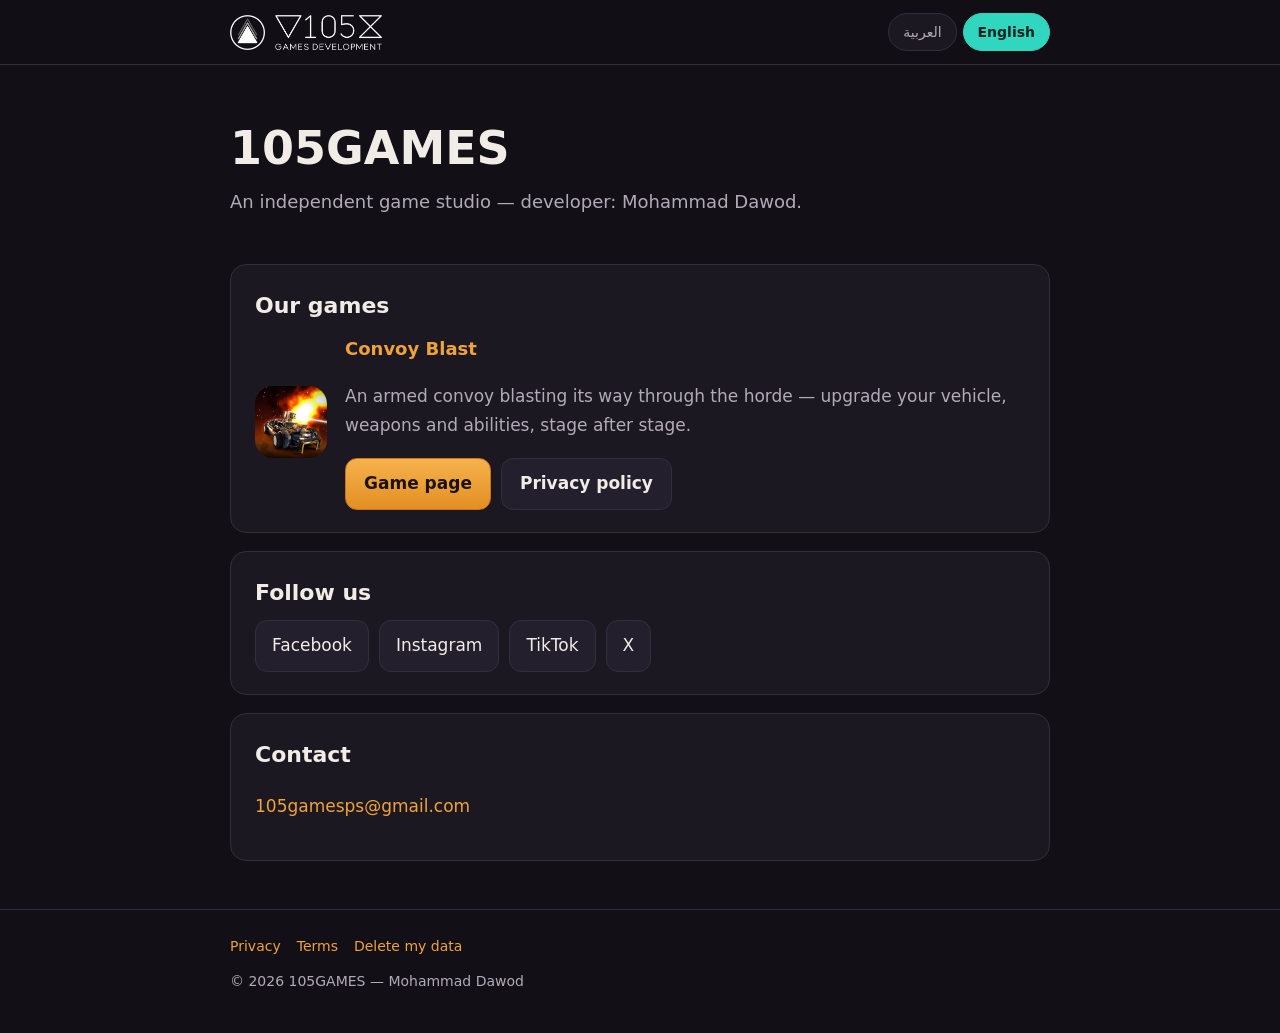
<file: index.html>
<!doctype html>
<html lang="ar" dir="rtl">
<head>
  <meta charset="utf-8">
  <meta name="viewport" content="width=device-width, initial-scale=1">
  <title>105GAMES</title>
  <meta name="description" content="105GAMES — independent game studio by Mohammad Dawod. Makers of Convoy Blast.">
  <link rel="icon" type="image/png" href="assets/favicon.png">
  <link rel="stylesheet" href="style.css">
  <script src="lang.js"></script>
</head>
<body>
  <header class="top">
    <div class="wrap">
      <a class="brand" href="./"><img class="logo" src="assets/105g_logo.png" alt="105GAMES" width="150" height="35"></a>
      <div class="lang"><button type="button" data-lang="ar">العربية</button><button type="button" data-lang="en">English</button></div>
    </div>
  </header>

  <main class="wrap">
    <section class="hero">
      <h1>105GAMES</h1>
      <p class="ar">استوديو ألعاب مستقل — المطوّر: محمد داود.</p>
      <p class="en">An independent game studio — developer: Mohammad Dawod.</p>
    </section>

    <section class="card">
      <h2 class="ar">ألعابنا</h2>
      <h2 class="en">Our games</h2>
      <div class="game">
        <div class="icon"><img src="assets/convoy_blast_icon.png" alt="Convoy Blast" width="72" height="72"></div>
        <div>
          <h3 style="margin-top:0">Convoy Blast</h3>
          <p class="ar muted">قافلة مسلّحة تشقّ طريقها وسط الأعداء — طوّر سيارتك وأسلحتك وقدراتك، ومرحلة بعد مرحلة.</p>
          <p class="en muted">An armed convoy blasting its way through the horde — upgrade your vehicle, weapons and abilities, stage after stage.</p>
          <div class="btns">
            <a class="btn primary" href="convoy-blast/"><span class="ar">صفحة اللعبة</span><span class="en">Game page</span></a>
            <a class="btn" href="convoy-blast/privacy.html"><span class="ar">سياسة الخصوصية</span><span class="en">Privacy policy</span></a>
          </div>
        </div>
      </div>
    </section>

    <section class="card">
      <h2 class="ar">تابعنا</h2>
      <h2 class="en">Follow us</h2>
      <div class="social">
        <a href="https://www.facebook.com/profile.php?id=61563913678364" rel="noopener" target="_blank">Facebook</a>
        <a href="https://www.instagram.com/105_games/" rel="noopener" target="_blank">Instagram</a>
        <a href="https://www.tiktok.com/@105_games" rel="noopener" target="_blank">TikTok</a>
        <a href="https://x.com/105_Games" rel="noopener" target="_blank">X</a>
      </div>
    </section>

    <section class="card">
      <h2 class="ar">تواصل معنا</h2>
      <h2 class="en">Contact</h2>
      <p><a href="mailto:105gamesps@gmail.com">105gamesps@gmail.com</a></p>
    </section>
  </main>

  <footer>
    <div class="wrap">
      <div class="links">
        <a href="convoy-blast/privacy.html"><span class="ar">سياسة الخصوصية</span><span class="en">Privacy</span></a>
        <a href="convoy-blast/terms.html"><span class="ar">شروط الاستخدام</span><span class="en">Terms</span></a>
        <a href="convoy-blast/delete-data.html"><span class="ar">حذف البيانات</span><span class="en">Delete my data</span></a>
      </div>
      © 2026 105GAMES — Mohammad Dawod
    </div>
  </footer>
</body>
</html>
</file>
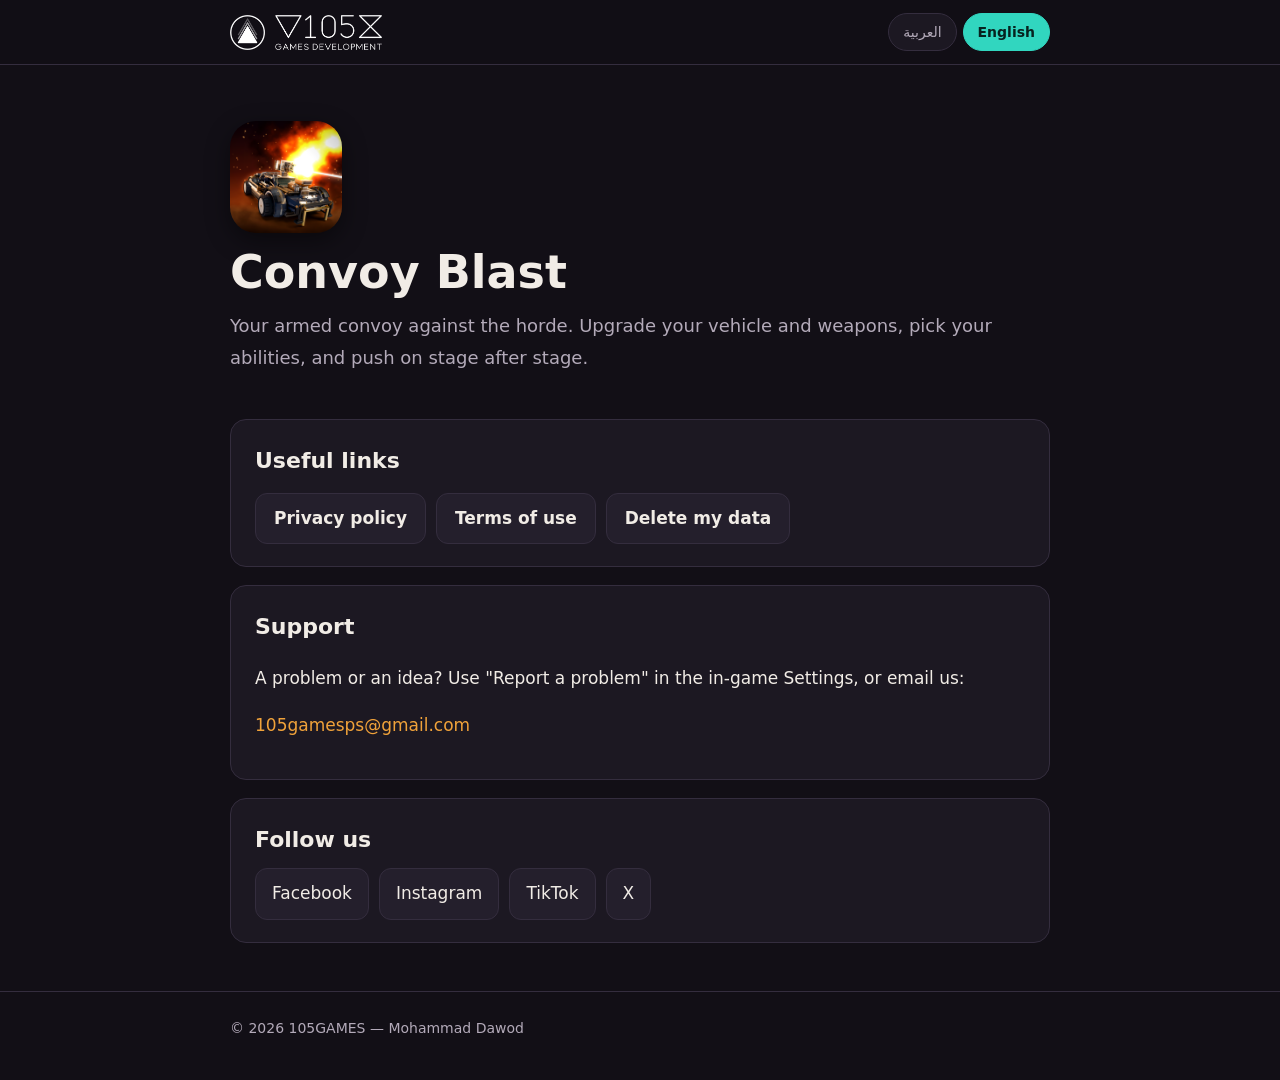
<file: convoy-blast/index.html>
<!doctype html>
<html lang="ar" dir="rtl">
<head>
  <meta charset="utf-8">
  <meta name="viewport" content="width=device-width, initial-scale=1">
  <title>Convoy Blast | 105GAMES</title>
  <meta name="description" content="Convoy Blast — an armed convoy blasting its way through the horde. By 105GAMES.">
  <link rel="icon" type="image/png" href="../assets/favicon.png">
  <link rel="stylesheet" href="../style.css">
  <script src="../lang.js"></script>
</head>
<body>
  <header class="top">
    <div class="wrap">
      <a class="brand" href="../"><img class="logo" src="../assets/105g_logo.png" alt="105GAMES" width="150" height="35"></a>
      <div class="lang"><button type="button" data-lang="ar">العربية</button><button type="button" data-lang="en">English</button></div>
    </div>
  </header>

  <main class="wrap">
    <section class="hero">
      <img class="game-icon" src="../assets/convoy_blast_icon.png" alt="" width="112" height="112">
      <h1>Convoy Blast</h1>
      <p class="ar">قافلتك المسلّحة ضد جحافل الأعداء. طوّر سيارتك وأسلحتك، اختر قدراتك، وتقدّم مرحلة بعد مرحلة.</p>
      <p class="en">Your armed convoy against the horde. Upgrade your vehicle and weapons, pick your abilities, and push on stage after stage.</p>
    </section>

    <section class="card">
      <h2 class="ar">روابط مهمة</h2>
      <h2 class="en">Useful links</h2>
      <div class="btns">
        <a class="btn" href="privacy.html"><span class="ar">سياسة الخصوصية</span><span class="en">Privacy policy</span></a>
        <a class="btn" href="terms.html"><span class="ar">شروط الاستخدام</span><span class="en">Terms of use</span></a>
        <a class="btn" href="delete-data.html"><span class="ar">حذف بياناتي</span><span class="en">Delete my data</span></a>
      </div>
    </section>

    <section class="card">
      <h2 class="ar">الدعم</h2>
      <h2 class="en">Support</h2>
      <p class="ar">مشكلة أو اقتراح؟ استخدم «بلّغ عن مشكلة» من الإعدادات داخل اللعبة، أو راسلنا:</p>
      <p class="en">A problem or an idea? Use "Report a problem" in the in-game Settings, or email us:</p>
      <p><a href="mailto:105gamesps@gmail.com">105gamesps@gmail.com</a></p>
    </section>

    <section class="card">
      <h2 class="ar">تابعنا</h2>
      <h2 class="en">Follow us</h2>
      <div class="social">
        <a href="https://www.facebook.com/profile.php?id=61563913678364" rel="noopener" target="_blank">Facebook</a>
        <a href="https://www.instagram.com/105_games/" rel="noopener" target="_blank">Instagram</a>
        <a href="https://www.tiktok.com/@105_games" rel="noopener" target="_blank">TikTok</a>
        <a href="https://x.com/105_Games" rel="noopener" target="_blank">X</a>
      </div>
    </section>
  </main>

  <footer>
    <div class="wrap">© 2026 105GAMES — Mohammad Dawod</div>
  </footer>
</body>
</html>
</file>
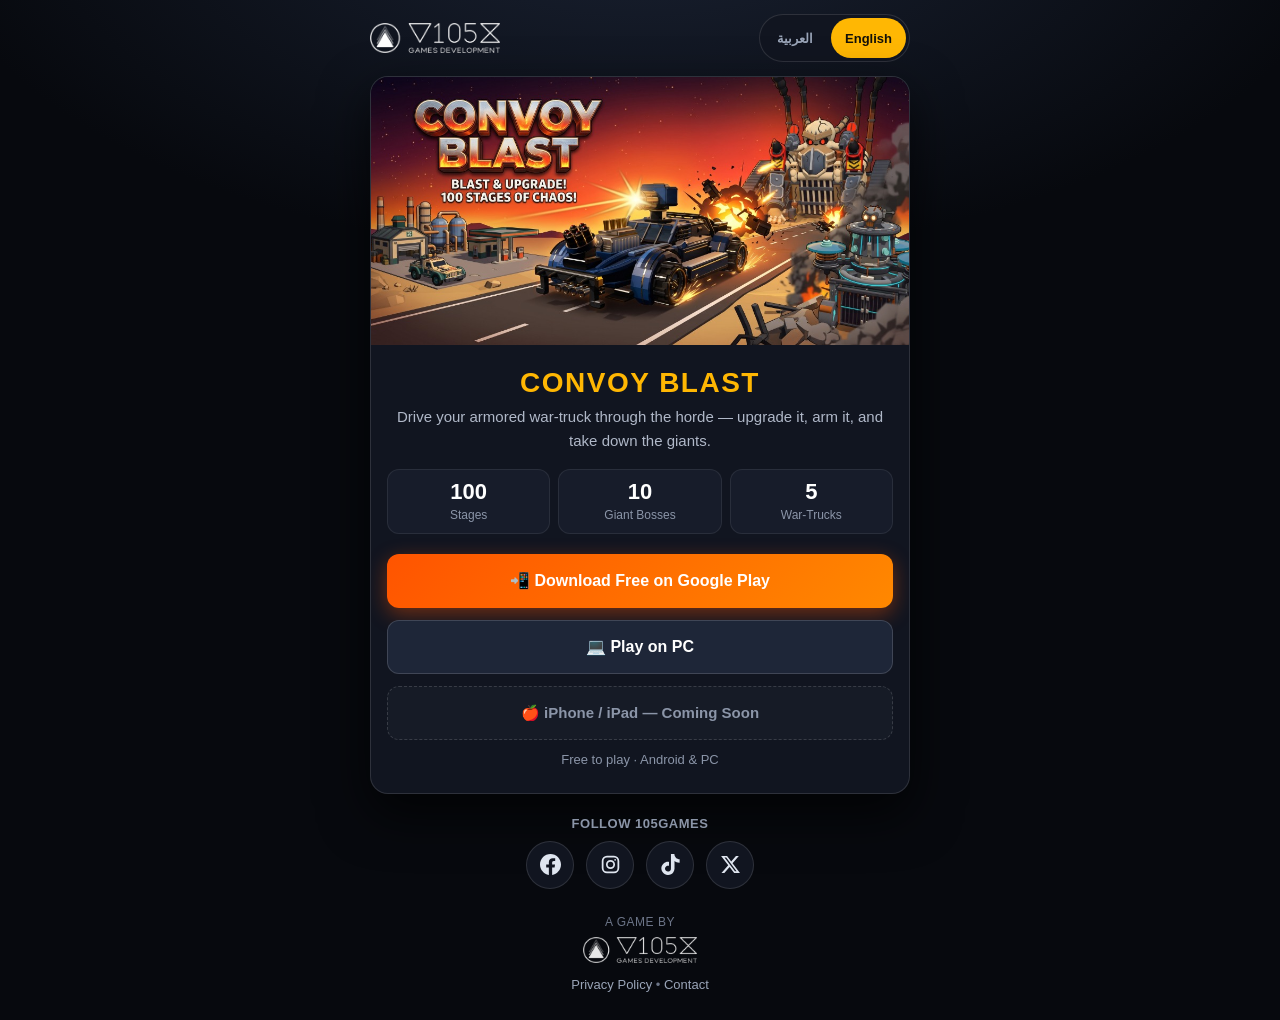
<file: convoyblast/index.html>
<!doctype html>
<html lang="en" dir="ltr">
<head>
  <meta charset="utf-8">
  <meta name="viewport" content="width=device-width, initial-scale=1">
  <title>Convoy Blast — Play Free Now | 105GAMES</title>
  <meta name="description" content="100 Stages. 10 Giant Bosses. 5 War-Trucks. Download Convoy Blast FREE on Google Play and PC.">
  <meta name="theme-color" content="#07090e">

  <!-- Link-preview card (Facebook / WhatsApp / X). Crawlers do not run scripts, so this card has ONE language. -->
  <meta property="og:type" content="website">
  <meta property="og:url" content="https://105games.github.io/convoyblast/">
  <meta property="og:title" content="CONVOY BLAST — 100 Stages of Armored Action! 🚛🔥">
  <meta property="og:description" content="Download FREE on Android & PC! 5 War-Trucks, 4 Heavy Weapons & 10 Giant Bosses.">
  <meta property="og:image" content="https://105games.github.io/assets/convoy_blast_banner.jpg">
  <meta property="og:image:width" content="1000">
  <meta property="og:image:height" content="499">
  <meta name="twitter:card" content="summary_large_image">
  <meta name="twitter:site" content="@105_Games">
  <meta name="twitter:image" content="https://105games.github.io/assets/convoy_blast_banner.jpg">

  <link rel="icon" type="image/png" href="../assets/favicon.png">
  <!-- Picks ONE language: ?lang=ar|en, then the saved choice, then the browser's language. -->
  <script src="../lang.js"></script>
  <style>
    * { box-sizing: border-box; margin: 0; padding: 0; }
    html[lang="ar"] .en, html[lang="en"] .ar { display: none !important; }
    body {
      background: radial-gradient(1200px 600px at 50% -10%, #1a2233 0%, #07090e 60%) #07090e;
      color: #fff;
      font-family: 'Segoe UI', Tahoma, 'Noto Sans Arabic', Geneva, Verdana, sans-serif;
      min-height: 100vh;
      display: flex;
      flex-direction: column;
      align-items: center;
      padding: 14px 16px 28px;
      text-align: center;
    }
    .top {
      width: 100%;
      max-width: 540px;
      display: flex;
      align-items: center;
      justify-content: space-between;
      margin-bottom: 14px;
    }
    .top img { height: 30px; width: auto; display: block; }
    .lang { display: flex; gap: 4px; background: #111520; border: 1px solid rgba(255,255,255,0.12); border-radius: 999px; padding: 3px; }
    .lang button {
      font: inherit; font-size: 13px; font-weight: 600; color: #9aa5b8;
      background: none; border: 0; border-radius: 999px; min-height: 40px; padding: 8px 14px; cursor: pointer;
    }
    html[lang="ar"] .lang button[data-lang="ar"],
    html[lang="en"] .lang button[data-lang="en"] { background: #ffb703; color: #14110a; }
    .card {
      max-width: 540px;
      width: 100%;
      background: #111520;
      border: 1px solid rgba(255,255,255,0.12);
      border-radius: 18px;
      overflow: hidden;
      box-shadow: 0 20px 50px rgba(0,0,0,0.7);
    }
    .banner { width: 100%; height: auto; display: block; aspect-ratio: 1000 / 499; object-fit: cover; background: #0b0e15; }
    .content { padding: 22px 16px 26px; }
    h1 { font-size: 28px; letter-spacing: 1.5px; margin-bottom: 6px; color: #ffb703; }
    .sub { color: #b0b8c8; font-size: 15px; line-height: 1.6; margin-bottom: 16px; }
    .stats { display: flex; gap: 8px; margin-bottom: 20px; }
    .stat { flex: 1; background: #171c2a; border: 1px solid rgba(255,255,255,0.08); border-radius: 12px; padding: 10px 4px; }
    .stat b { display: block; font-size: 22px; color: #fff; line-height: 1.1; }
    .stat span { font-size: 12px; color: #8b95a8; }
    .btns { display: flex; flex-direction: column; gap: 12px; }
    .btn {
      display: flex; align-items: center; justify-content: center; gap: 10px;
      min-height: 54px; padding: 14px 18px; border-radius: 12px;
      font-size: 16px; font-weight: 700; text-decoration: none;
      transition: transform 0.15s ease, opacity 0.15s ease;
    }
    .btn:hover { transform: translateY(-2px); opacity: 0.95; }
    .btn-play { background: linear-gradient(135deg, #ff5400, #ff8800); color: #fff; box-shadow: 0 6px 20px rgba(255, 84, 0, 0.4); }
    .btn-pc { background: #1e2638; color: #fff; border: 1px solid rgba(255,255,255,0.15); }
    .btn-ios { background: #161b26; color: #8b95a8; border: 1px dashed rgba(255,255,255,0.15); cursor: default; font-size: 15px; }
    .btn-ios:hover { transform: none; }
    .free { margin-top: 12px; font-size: 13px; color: #8b95a8; }
    .status-msg {
      display: none; margin-bottom: 16px; padding: 10px 14px; border-radius: 8px;
      background: rgba(255, 183, 3, 0.12); color: #ffd166; font-size: 14px;
    }
    .follow { max-width: 540px; width: 100%; margin-top: 22px; }
    .follow h2 { font-size: 13px; font-weight: 600; color: #8b95a8; letter-spacing: 0.5px; margin-bottom: 10px; }
    .social { display: flex; justify-content: center; gap: 12px; }
    .social a {
      width: 48px; height: 48px; border-radius: 50%;
      display: flex; align-items: center; justify-content: center;
      background: #111520; border: 1px solid rgba(255,255,255,0.12); color: #dfe5ef;
      transition: transform 0.15s ease, color 0.15s ease, border-color 0.15s ease;
    }
    .social a:hover { transform: translateY(-2px); color: #ffb703; border-color: #ffb703; }
    .social svg { width: 21px; height: 21px; fill: currentColor; }
    .studio { margin-top: 26px; display: flex; flex-direction: column; align-items: center; gap: 8px; text-decoration: none; }
    .studio span { font-size: 12px; color: #6c7588; letter-spacing: 0.5px; }
    .studio img { height: 26px; width: auto; opacity: 0.9; }
    .footer { margin-top: 14px; font-size: 13px; color: #6c7588; }
    .footer a { color: #9aa5b8; text-decoration: none; }
  </style>
  <script>
    // ── Settings ────────────────────────────────────────────────────────────────────────────
    const PLAY_BASE = "https://play.google.com/store/apps/details?id=com.games105.convoyblast";
    // Paste the App Store link here once Apple approves (e.g. "https://apps.apple.com/app/id1234567890").
    // Empty = iPhone/iPad visitors see "Coming Soon" instead of being redirected.
    const APP_STORE_URL = "";
    // Visit + click counting. Paste the GoatCounter site code here (the "mycode" of mycode.goatcounter.com).
    // Empty = nothing is counted and no third-party script is loaded.
    const GOATCOUNTER_CODE = "convoyblast";

    // Where the visitor came from: share the link as .../convoyblast/?s=whatsapp (letters, digits, - _).
    const SRC = ((new URLSearchParams(location.search).get("s") || "").toLowerCase().match(/^[a-z0-9_-]{1,24}$/) || ["direct"])[0];
    // Google Play reports installs per utm_source / utm_campaign (Play Console → acquisition reports).
    const PLAY_URL = PLAY_BASE + "&referrer=" + encodeURIComponent("utm_source=hub&utm_medium=smartlink&utm_campaign=" + SRC);

    let counterReady = null;
    if (GOATCOUNTER_CODE) {
      // One page per source: without this every ?fbclid=… / ?lang=… link would be listed as its own page.
      window.goatcounter = { path: "visit/" + SRC };
      counterReady = new Promise((resolve) => {
        const s = document.createElement("script");
        s.async = true;
        s.src = "https://gc.zgo.at/count.js";
        s.dataset.goatcounter = "https://" + GOATCOUNTER_CODE + ".goatcounter.com/count";
        s.onload = resolve;
        s.onerror = resolve;
        document.head.appendChild(s);
      });
    }
    // Counts one named event, tagged with the source (e.g. "click-android/whatsapp").
    function track(name) {
      if (!counterReady) return;
      counterReady.then(() => {
        try { window.goatcounter.count({ path: name + "/" + SRC, title: name, event: true }); } catch (e) {}
      });
    }
    // Lets the count leave the browser before the page is replaced; never holds the visitor for long.
    function leave(url, name, replace) {
      track(name);
      const go = () => { replace ? location.replace(url) : (location.href = url); };
      if (!counterReady) { setTimeout(go, replace ? 600 : 0); return; }
      let gone = false;
      const once = () => { if (!gone) { gone = true; go(); } };
      counterReady.then(() => setTimeout(once, 300));
      setTimeout(once, 1500);
    }

    // A plain click waits for its count, then navigates. With no counter, or a new-tab click, the browser's own
    // navigation is left alone (this page stays open, so the count has time to leave).
    function storeClick(e, url, name) {
      if (!counterReady || e.ctrlKey || e.metaKey || e.shiftKey || e.altKey) { track(name); return; }
      e.preventDefault();
      leave(url, name, false);
    }

    window.addEventListener("DOMContentLoaded", () => {
      const ua = navigator.userAgent || "";
      const isAndroid = /Android/i.test(ua);
      // iPadOS 13+ reports a desktop Mac user agent; touch points tell it apart from a real Mac.
      const isIOS = /iPhone|iPad|iPod/i.test(ua) || (/Macintosh/i.test(ua) && navigator.maxTouchPoints > 1);
      const msgEl = document.getElementById("status-msg");
      const show = (en, ar) => {
        if (!msgEl) return;
        msgEl.style.display = "block";
        msgEl.innerHTML = '<span class="en"></span><span class="ar"></span>';
        msgEl.children[0].textContent = en;
        msgEl.children[1].textContent = ar;
      };
      // If the store opens as a separate app this page stays loaded: do not leave "Opening…" up forever.
      const hideSoon = () => setTimeout(() => { if (msgEl) msgEl.style.display = "none"; }, 5000);

      document.querySelectorAll("a[data-store]").forEach((a) => {
        a.href = PLAY_URL;
        a.addEventListener("click", (e) => { storeClick(e, PLAY_URL, "click-" + a.dataset.store); });
      });
      document.querySelectorAll("a[data-social]").forEach((a) => {
        a.addEventListener("click", () => track("social-" + a.dataset.social));
      });

      const iosBtn = document.getElementById("btn-ios");
      if (APP_STORE_URL && iosBtn) {
        const a = document.createElement("a");
        a.id = "btn-ios";
        a.className = "btn btn-pc";
        a.href = APP_STORE_URL;
        a.innerHTML = '<span class="en">🍎 Download Free on the App Store</span><span class="ar">🍎 حمّلها مجاناً من App Store</span>';
        a.addEventListener("click", (e) => { storeClick(e, APP_STORE_URL, "click-ios"); });
        iosBtn.replaceWith(a);
      }

      // Phones go straight to their store — once per visit, so coming back shows this page instead of bouncing again.
      const willBounce = isAndroid || (isIOS && APP_STORE_URL);
      let bounced = false;
      if (willBounce) {
        try { bounced = sessionStorage.getItem("cb_bounced") === "1"; sessionStorage.setItem("cb_bounced", "1"); } catch (e) {}
      }
      if (isAndroid && !bounced) {
        show("Opening Google Play…", "جاري فتح متجر Google Play…");
        leave(PLAY_URL, "auto-android", true);
        hideSoon();
      } else if (isIOS && APP_STORE_URL && !bounced) {
        show("Opening the App Store…", "جاري فتح App Store…");
        leave(APP_STORE_URL, "auto-ios", true);
        hideSoon();
      } else if (isIOS && !APP_STORE_URL) {
        show("The iPhone & iPad version is coming very soon!", "نسخة الآيفون والآيباد قريباً جداً!");
        track("ios-waiting");
      }
    });
  </script>
</head>
<body>
  <header class="top">
    <a href="../" aria-label="105GAMES"><img src="../assets/105g_logo.png" alt="105GAMES" width="129" height="30"></a>
    <div class="lang"><button type="button" data-lang="ar">العربية</button><button type="button" data-lang="en">English</button></div>
  </header>

  <main class="card">
    <img class="banner" src="../assets/convoy_blast_banner.jpg" alt="Convoy Blast" width="1000" height="499">
    <div class="content">
      <h1>CONVOY BLAST</h1>
      <p class="sub en">Drive your armored war-truck through the horde — upgrade it, arm it, and take down the giants.</p>
      <p class="sub ar">قُد شاحنتك المدرّعة وسط الجحافل — طوّرها، سلّحها، وأسقِط العمالقة.</p>

      <div class="stats">
        <div class="stat"><b>100</b><span class="en">Stages</span><span class="ar">مرحلة</span></div>
        <div class="stat"><b>10</b><span class="en">Giant Bosses</span><span class="ar">زعماء عمالقة</span></div>
        <div class="stat"><b>5</b><span class="en">War-Trucks</span><span class="ar">شاحنات حربية</span></div>
      </div>

      <div id="status-msg" class="status-msg"></div>
      <div class="btns">
        <a class="btn btn-play" data-store="android" href="https://play.google.com/store/apps/details?id=com.games105.convoyblast">
          <span class="en">📲 Download Free on Google Play</span><span class="ar">📲 حمّلها مجاناً من Google Play</span>
        </a>
        <a class="btn btn-pc" data-store="pc" href="https://play.google.com/store/apps/details?id=com.games105.convoyblast">
          <span class="en">💻 Play on PC</span><span class="ar">💻 العبها على الكمبيوتر</span>
        </a>
        <div id="btn-ios" class="btn btn-ios">
          <span class="en">🍎 iPhone / iPad — Coming Soon</span><span class="ar">🍎 آيفون / آيباد — قريباً</span>
        </div>
      </div>
      <p class="free en">Free to play · Android &amp; PC</p>
      <p class="free ar">مجانية · أندرويد وكمبيوتر</p>
    </div>
  </main>

  <section class="follow">
    <h2 class="en">FOLLOW 105GAMES</h2>
    <h2 class="ar">تابع 105GAMES</h2>
    <div class="social">
      <a data-social="facebook" href="https://www.facebook.com/profile.php?id=61563913678364" rel="noopener" target="_blank" aria-label="Facebook">
        <svg viewBox="0 0 24 24" aria-hidden="true"><path d="M24 12.073c0-6.627-5.373-12-12-12s-12 5.373-12 12c0 5.99 4.388 10.954 10.125 11.854v-8.385H7.078v-3.47h3.047V9.43c0-3.007 1.792-4.669 4.533-4.669 1.312 0 2.686.235 2.686.235v2.953H15.83c-1.491 0-1.956.925-1.956 1.874v2.25h3.328l-.532 3.47h-2.796v8.385C19.612 23.027 24 18.062 24 12.073z"/></svg>
      </a>
      <a data-social="instagram" href="https://www.instagram.com/105_games/" rel="noopener" target="_blank" aria-label="Instagram">
        <svg viewBox="0 0 24 24" aria-hidden="true" style="fill:none;stroke:currentColor;stroke-width:2"><rect x="3" y="3" width="18" height="18" rx="5"/><circle cx="12" cy="12" r="4.2"/><circle cx="17.3" cy="6.7" r="1" style="fill:currentColor;stroke:none"/></svg>
      </a>
      <a data-social="tiktok" href="https://www.tiktok.com/@105_games" rel="noopener" target="_blank" aria-label="TikTok">
        <svg viewBox="0 0 24 24" aria-hidden="true"><path d="M12.525.02c1.31-.02 2.61-.01 3.91-.02.08 1.53.63 3.09 1.75 4.17 1.12 1.11 2.7 1.62 4.24 1.79v4.03c-1.44-.05-2.89-.35-4.2-.97-.57-.26-1.1-.59-1.62-.93-.01 2.92.01 5.84-.02 8.75-.08 1.4-.54 2.79-1.35 3.94-1.31 1.92-3.58 3.17-5.91 3.21-1.43.08-2.86-.31-4.08-1.03-2.02-1.19-3.44-3.37-3.65-5.71-.02-.5-.03-1-.01-1.49.18-1.9 1.12-3.72 2.58-4.96 1.66-1.44 3.98-2.13 6.15-1.72.02 1.48-.04 2.96-.04 4.44-.99-.32-2.15-.23-3.02.37-.63.41-1.11 1.04-1.36 1.75-.21.51-.15 1.07-.14 1.61.24 1.64 1.82 3.02 3.5 2.87 1.12-.01 2.19-.66 2.77-1.61.19-.33.4-.67.41-1.06.1-1.79.06-3.57.07-5.36.01-4.03-.01-8.05.02-12.07z"/></svg>
      </a>
      <a data-social="x" href="https://x.com/105_Games" rel="noopener" target="_blank" aria-label="X">
        <svg viewBox="0 0 24 24" aria-hidden="true"><path d="M18.244 2.25h3.308l-7.227 8.26 8.502 11.24H16.17l-5.214-6.817L4.99 21.75H1.68l7.73-8.835L1.254 2.25H8.08l4.713 6.231zm-1.161 17.52h1.833L7.084 4.126H5.117z"/></svg>
      </a>
    </div>
  </section>

  <a class="studio" href="../">
    <span class="en">A GAME BY</span><span class="ar">لعبة من</span>
    <img src="../assets/105g_logo.png" alt="105GAMES" width="112" height="26">
  </a>
  <div class="footer">
    <a href="../convoy-blast/privacy.html"><span class="en">Privacy Policy</span><span class="ar">سياسة الخصوصية</span></a>
    • <a href="mailto:105gamesps@gmail.com"><span class="en">Contact</span><span class="ar">تواصل معنا</span></a>
  </div>
</body>
</html>
</file>
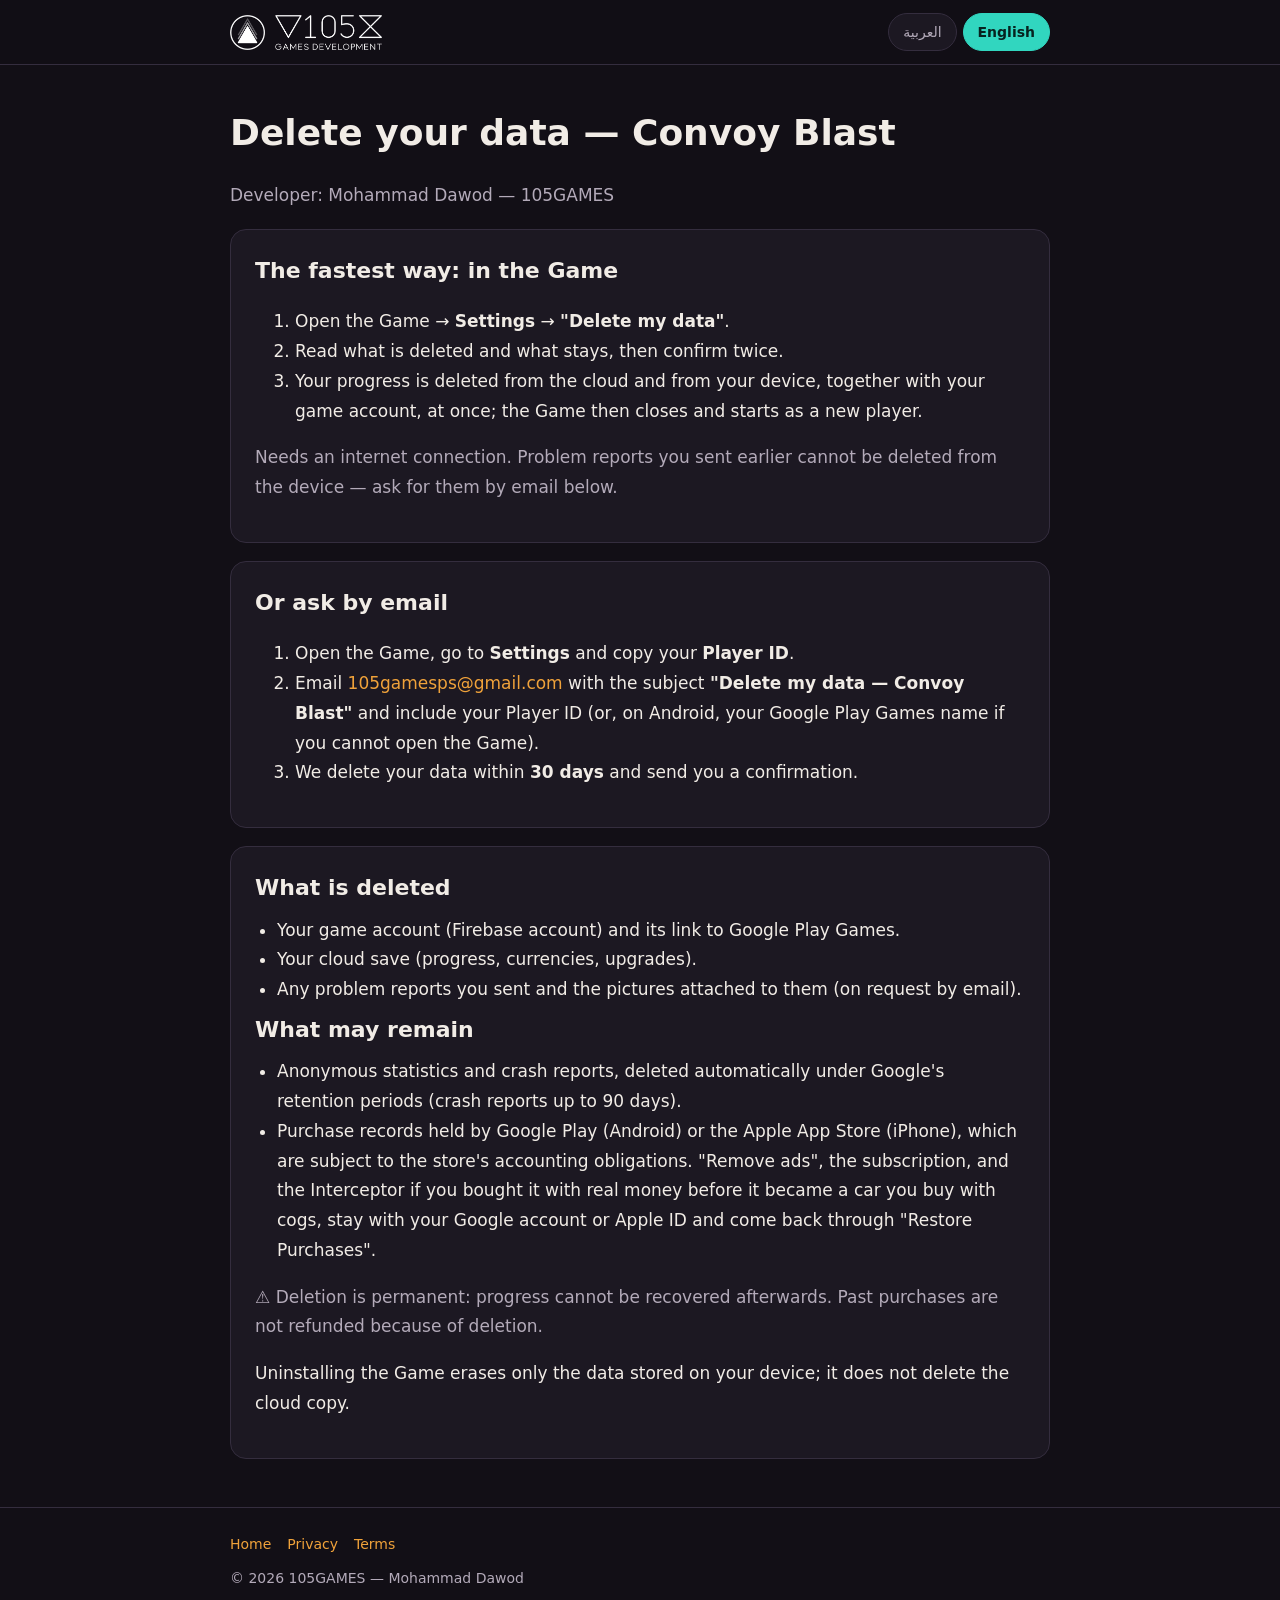
<file: convoy-blast/delete-data.html>
<!doctype html>
<html lang="ar" dir="rtl">
<head>
  <meta charset="utf-8">
  <meta name="viewport" content="width=device-width, initial-scale=1">
  <title>Convoy Blast — Delete my data | 105GAMES</title>
  <link rel="icon" type="image/png" href="../assets/favicon.png">
  <link rel="stylesheet" href="../style.css">
  <script src="../lang.js"></script>
</head>
<body>
  <header class="top">
    <div class="wrap">
      <a class="brand" href="../"><img class="logo" src="../assets/105g_logo.png" alt="105GAMES" width="150" height="35"></a>
      <div class="lang"><button type="button" data-lang="ar">العربية</button><button type="button" data-lang="en">English</button></div>
    </div>
  </header>

  <main class="wrap doc">
    <div class="ar">
      <h1>حذف بياناتك — Convoy Blast</h1>
      <p class="meta">المطوّر: محمد داود — 105GAMES</p>
      <div class="card">
        <h2>الطريقة الأسرع: من داخل اللعبة</h2>
        <ol>
          <li>افتح اللعبة ← <strong>الإعدادات</strong> ← <strong>«احذف بياناتي»</strong>.</li>
          <li>اقرأ ما سيُحذف وما سيبقى، ثم أكّد مرتين.</li>
          <li>يُحذف تقدّمك من السحابة ومن جهازك وحسابك في اللعبة فوراً، ثم تُغلق اللعبة وتبدأ كلاعب جديد.</li>
        </ol>
        <p class="muted">يحتاج اتصالاً بالإنترنت. تقارير المشاكل التي أرسلتها سابقاً لا يمكن حذفها من الجهاز — اطلب حذفها بالبريد أدناه.</p>
      </div>
      <div class="card">
        <h2>أو اطلب الحذف بالبريد</h2>
        <ol>
          <li>افتح اللعبة، واذهب إلى <strong>الإعدادات</strong>، وانسخ <strong>«رقم اللاعب»</strong>.</li>
          <li>أرسل رسالة إلى <a href="mailto:105gamesps@gmail.com?subject=Convoy%20Blast%20-%20Delete%20my%20data">105gamesps@gmail.com</a> بعنوان <strong>«حذف بياناتي — Convoy Blast»</strong>، واكتب فيها رقم اللاعب (أو اسم حسابك في Google Play Games على أندرويد إن لم تستطع فتح اللعبة).</li>
          <li>نحذف بياناتك خلال <strong>30 يوماً</strong> ونرسل لك تأكيداً.</li>
        </ol>
      </div>
      <div class="card">
        <h2>ما الذي يُحذف</h2>
        <ul>
          <li>حسابك في اللعبة (حساب Firebase) وارتباطه بـ Google Play Games.</li>
          <li>نسخة الحفظ السحابية (تقدّمك وعملاتك وترقياتك).</li>
          <li>أي تقارير مشاكل أرسلتها والصور المرفقة بها (عند الطلب بالبريد).</li>
        </ul>
        <h2>ما الذي قد يبقى</h2>
        <ul>
          <li>إحصاءات وتقارير أعطال مجهولة الهوية، تُحذف تلقائياً حسب مدة الاحتفاظ لدى Google (تقارير الأعطال حتى 90 يوماً).</li>
          <li>سجلات المشتريات لدى Google Play (أندرويد) أو Apple App Store (آيفون)، لأنها تخضع لقوانين المحاسبة لدى المتجر. «إزالة الإعلانات» والاشتراك والمركبة المدفوعة تبقى مع حساب Google أو Apple ID الخاص بك وتعود وحدها عبر «استعادة المشتريات».</li>
        </ul>
        <p class="muted">⚠ الحذف نهائي: لا يمكن استرجاع التقدّم بعده. المشتريات التي تمّت لا تُسترد بسبب الحذف.</p>
        <p>حذف اللعبة من جهازك يمسح البيانات المحفوظة على الجهاز فقط، ولا يحذف النسخة السحابية.</p>
      </div>
    </div>

    <div class="en">
      <h1>Delete your data — Convoy Blast</h1>
      <p class="meta">Developer: Mohammad Dawod — 105GAMES</p>
      <div class="card">
        <h2>The fastest way: in the Game</h2>
        <ol>
          <li>Open the Game → <strong>Settings</strong> → <strong>"Delete my data"</strong>.</li>
          <li>Read what is deleted and what stays, then confirm twice.</li>
          <li>Your progress is deleted from the cloud and from your device, together with your game account, at once; the Game then closes and starts as a new player.</li>
        </ol>
        <p class="muted">Needs an internet connection. Problem reports you sent earlier cannot be deleted from the device — ask for them by email below.</p>
      </div>
      <div class="card">
        <h2>Or ask by email</h2>
        <ol>
          <li>Open the Game, go to <strong>Settings</strong> and copy your <strong>Player ID</strong>.</li>
          <li>Email <a href="mailto:105gamesps@gmail.com?subject=Convoy%20Blast%20-%20Delete%20my%20data">105gamesps@gmail.com</a> with the subject <strong>"Delete my data — Convoy Blast"</strong> and include your Player ID (or, on Android, your Google Play Games name if you cannot open the Game).</li>
          <li>We delete your data within <strong>30 days</strong> and send you a confirmation.</li>
        </ol>
      </div>
      <div class="card">
        <h2>What is deleted</h2>
        <ul>
          <li>Your game account (Firebase account) and its link to Google Play Games.</li>
          <li>Your cloud save (progress, currencies, upgrades).</li>
          <li>Any problem reports you sent and the pictures attached to them (on request by email).</li>
        </ul>
        <h2>What may remain</h2>
        <ul>
          <li>Anonymous statistics and crash reports, deleted automatically under Google's retention periods (crash reports up to 90 days).</li>
          <li>Purchase records held by Google Play (Android) or the Apple App Store (iPhone), which are subject to the store's accounting obligations. "Remove ads", the subscription, and the Interceptor if you bought it with real money before it became a car you buy with cogs, stay with your Google account or Apple ID and come back through "Restore Purchases".</li>
        </ul>
        <p class="muted">⚠ Deletion is permanent: progress cannot be recovered afterwards. Past purchases are not refunded because of deletion.</p>
        <p>Uninstalling the Game erases only the data stored on your device; it does not delete the cloud copy.</p>
      </div>
    </div>
  </main>

  <footer>
    <div class="wrap">
      <div class="links">
        <a href="../"><span class="ar">الرئيسية</span><span class="en">Home</span></a>
        <a href="privacy.html"><span class="ar">سياسة الخصوصية</span><span class="en">Privacy</span></a>
        <a href="terms.html"><span class="ar">شروط الاستخدام</span><span class="en">Terms</span></a>
      </div>
      © 2026 105GAMES — Mohammad Dawod
    </div>
  </footer>
</body>
</html>
</file>
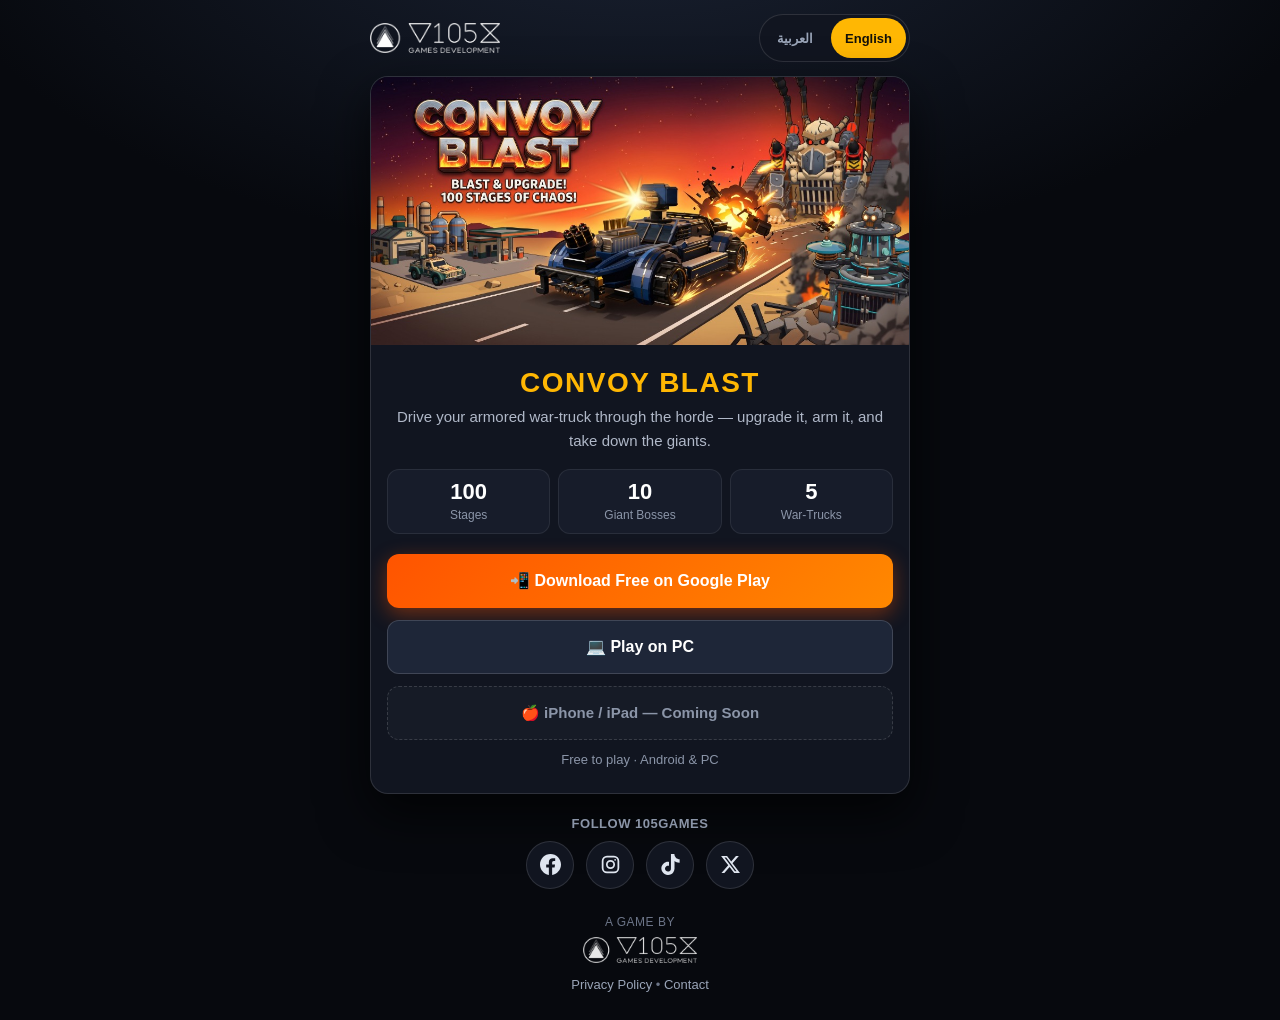
<file: convoy-blast/play.html>
<!doctype html>
<html lang="en">
<head>
  <meta charset="utf-8">
  <title>Convoy Blast — Play Free Now | 105Games</title>
  <meta property="og:type" content="website">
  <meta property="og:url" content="https://105games.github.io/convoyblast/">
  <meta property="og:title" content="CONVOY BLAST — 100 Stages of Armored Action! 🚛🔥">
  <meta property="og:description" content="Download FREE on Android & PC! 5 War-Trucks, 4 Heavy Weapons & 10 Giant Bosses.">
  <meta property="og:image" content="https://105games.github.io/assets/convoy_blast_banner.jpg">
  <link rel="canonical" href="https://105games.github.io/convoyblast/">
  <script>window.location.replace("../convoyblast/" + window.location.search);</script>
  <meta http-equiv="refresh" content="0; url=../convoyblast/">
</head>
<body><a href="../convoyblast/">Convoy Blast</a></body>
</html>
</file>
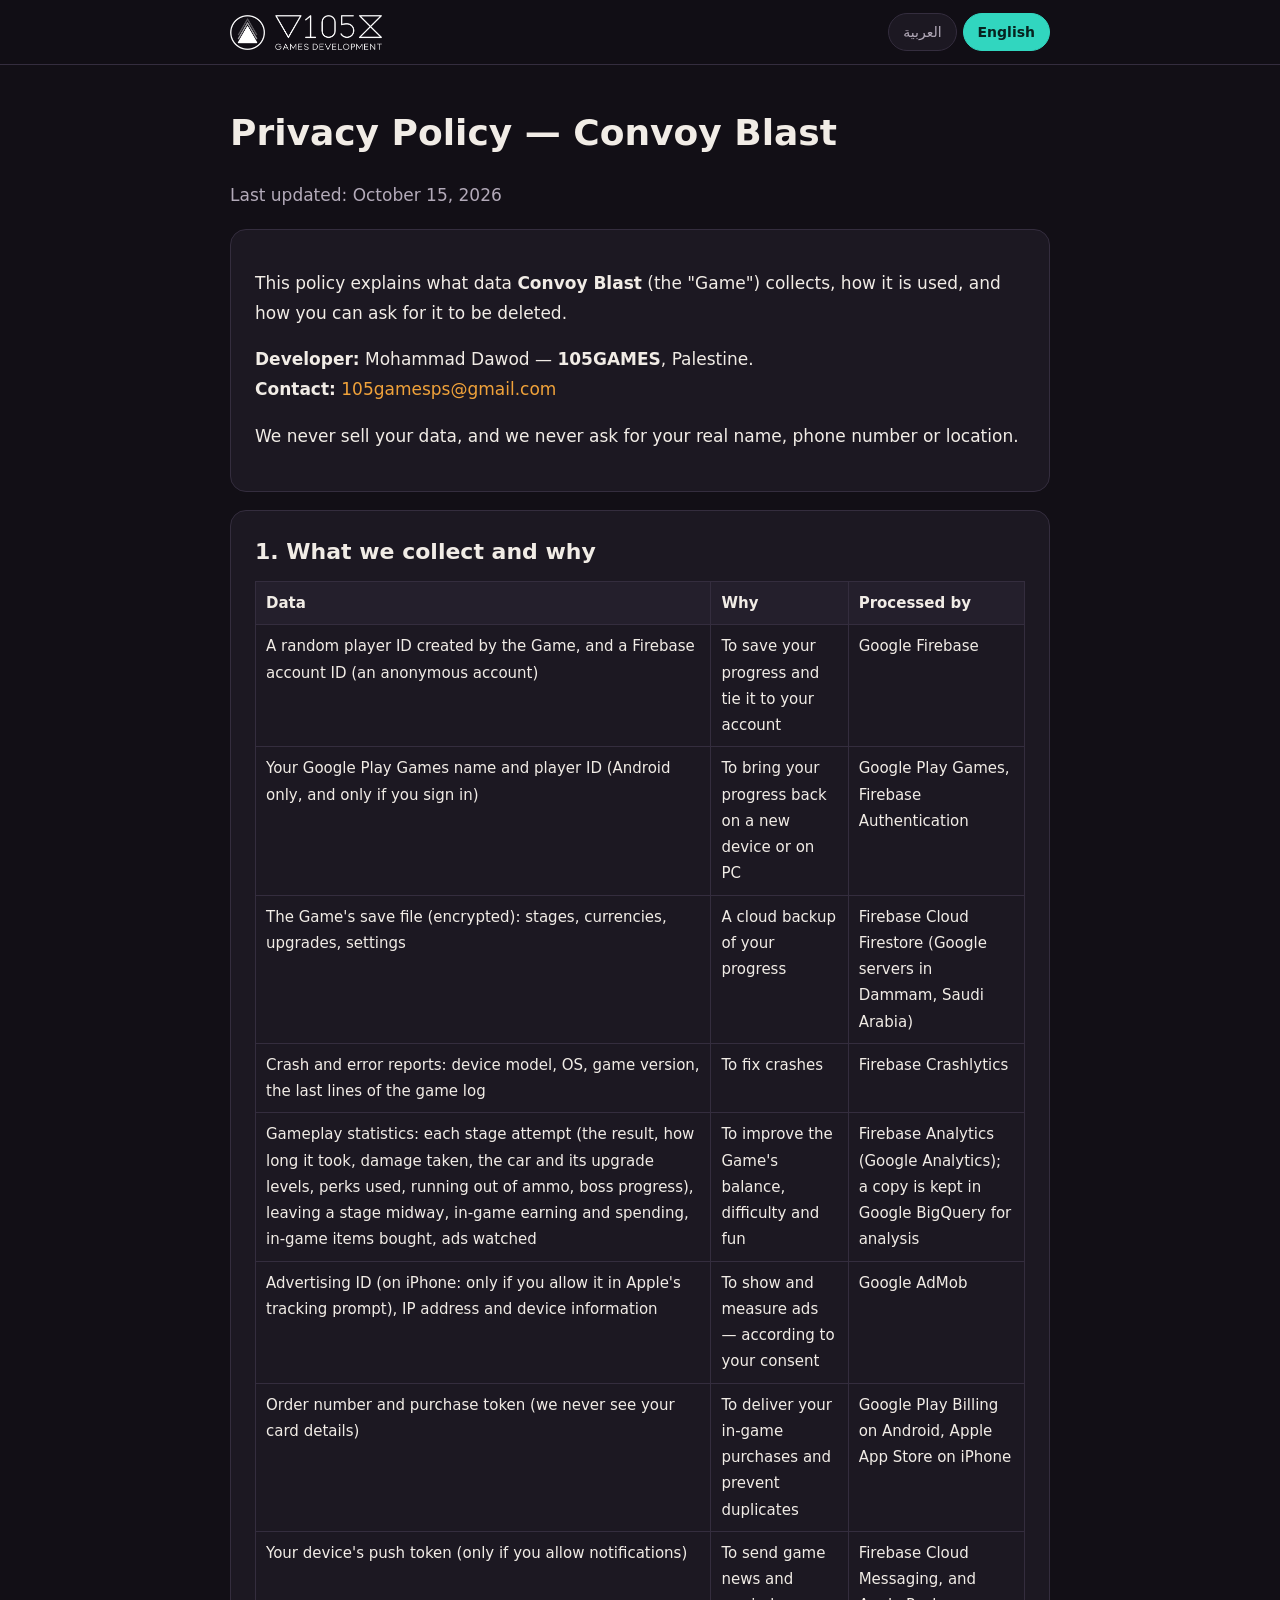
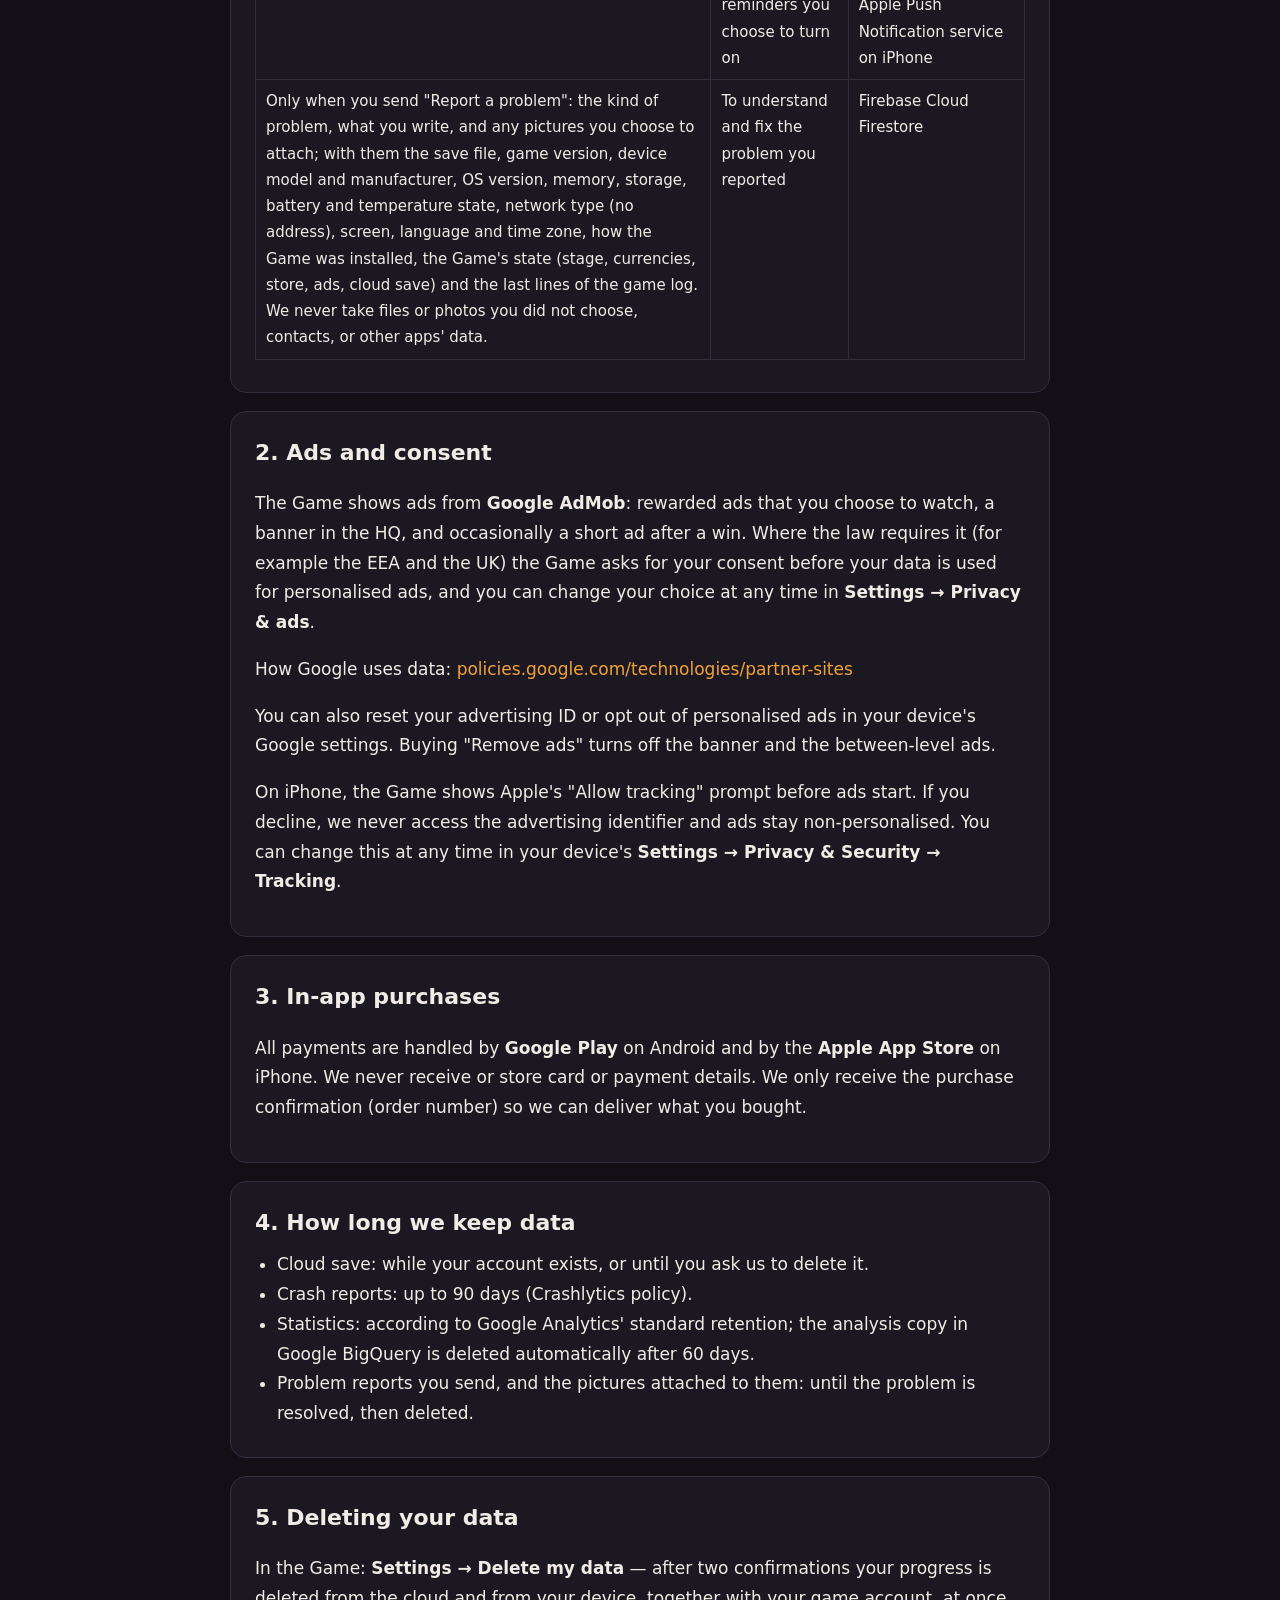
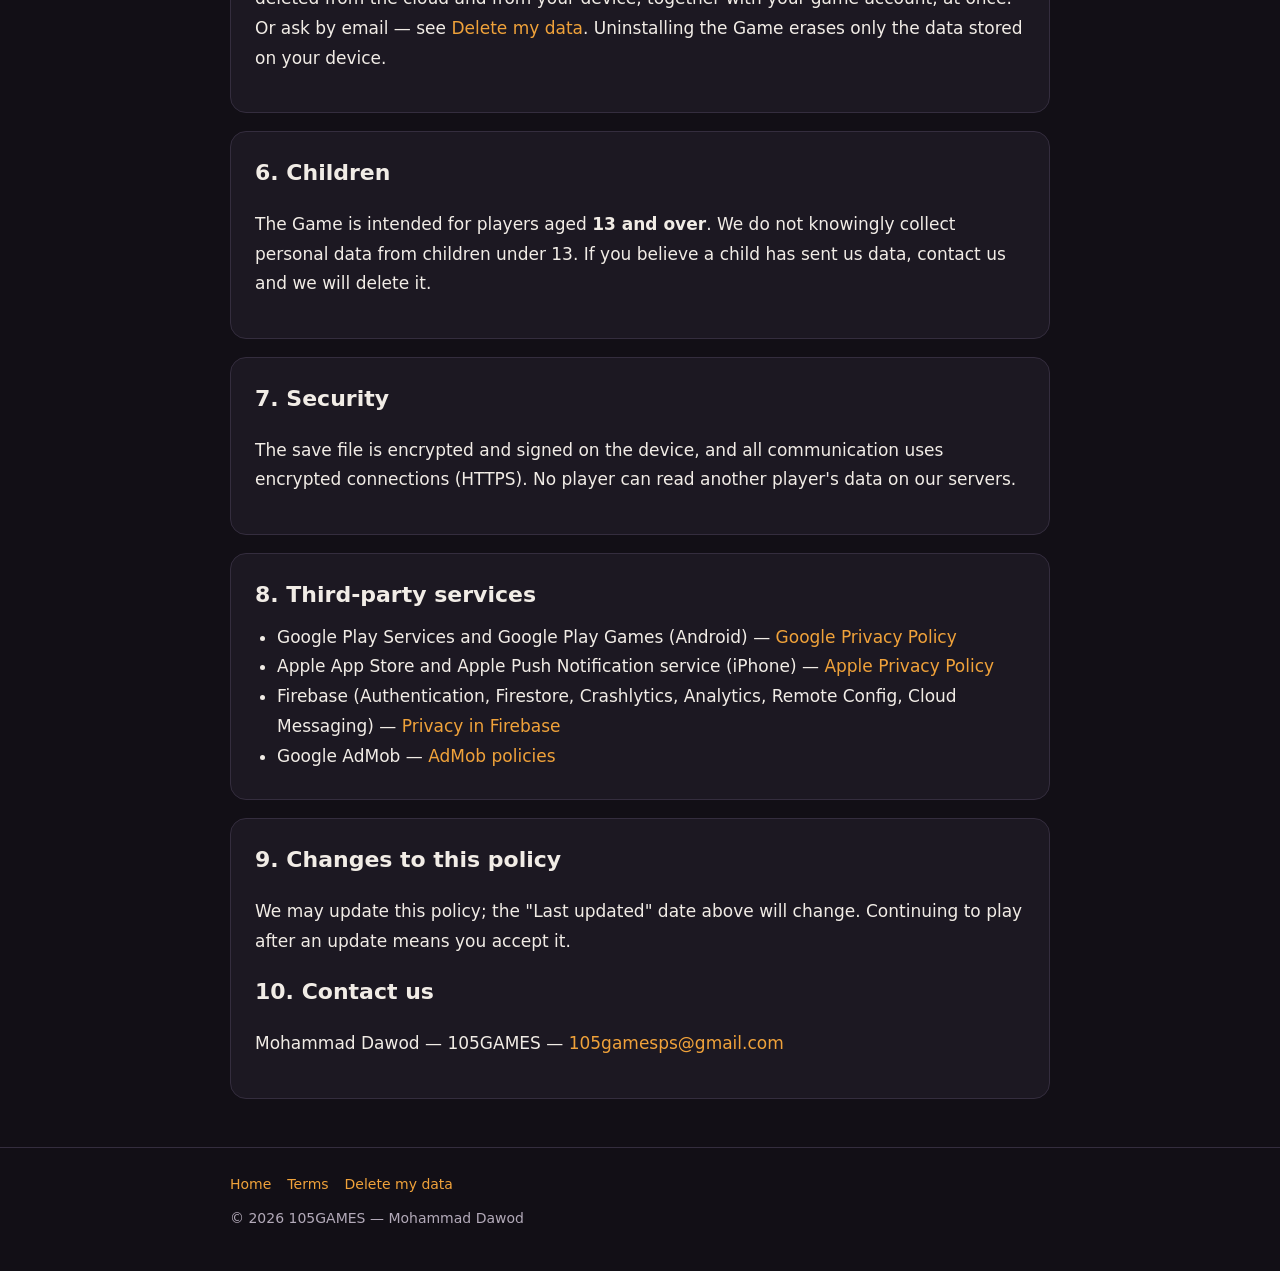
<file: convoy-blast/privacy.html>
<!doctype html>
<html lang="ar" dir="rtl">
<head>
  <meta charset="utf-8">
  <meta name="viewport" content="width=device-width, initial-scale=1">
  <title>Convoy Blast — Privacy Policy | 105GAMES</title>
  <meta name="description" content="Privacy policy of Convoy Blast by 105GAMES (Mohammad Dawod).">
  <link rel="icon" type="image/png" href="../assets/favicon.png">
  <link rel="stylesheet" href="../style.css">
  <script src="../lang.js"></script>
</head>
<body>
  <header class="top">
    <div class="wrap">
      <a class="brand" href="../"><img class="logo" src="../assets/105g_logo.png" alt="105GAMES" width="150" height="35"></a>
      <div class="lang"><button type="button" data-lang="ar">العربية</button><button type="button" data-lang="en">English</button></div>
    </div>
  </header>

  <main class="wrap doc">

    <!-- ═══════════════════════════ العربية ═══════════════════════════ -->
    <div class="ar">
      <h1>سياسة الخصوصية — Convoy Blast</h1>
      <p class="meta">آخر تحديث: 15 أكتوبر 2026</p>

      <div class="card">
        <p>توضّح هذه السياسة ما هي البيانات التي تجمعها لعبة <strong>Convoy Blast</strong> («اللعبة») وكيف تُستخدم وكيف تطلب حذفها.</p>
        <p><strong>المطوّر:</strong> محمد داود — فريق <strong>105GAMES</strong>، فلسطين.<br>
        <strong>للتواصل:</strong> <a href="mailto:105gamesps@gmail.com">105gamesps@gmail.com</a></p>
        <p>لا نبيع بياناتك أبداً، ولا نطلب منك اسمك الحقيقي أو رقم هاتفك أو موقعك.</p>
      </div>

      <div class="card">
        <h2>١. البيانات التي نجمعها ولماذا</h2>
        <table class="data">
          <tr><th>البيانات</th><th>لماذا</th><th>من يعالجها</th></tr>
          <tr><td>معرّف لاعب عشوائي يُنشأ داخل اللعبة، ومعرّف حساب Firebase (حساب مجهول الهوية)</td><td>لحفظ تقدّمك وربطه بحسابك</td><td>Google Firebase</td></tr>
          <tr><td>اسم ومعرّف حسابك في Google Play Games (على أندرويد فقط، وفقط إن سجّلت الدخول)</td><td>لإرجاع تقدّمك على جهاز جديد أو على الكمبيوتر</td><td>Google Play Games، Firebase Authentication</td></tr>
          <tr><td>ملف حفظ اللعبة (مشفّر): المراحل، العملات، الترقيات، الإعدادات</td><td>نسخة احتياطية سحابية لتقدّمك</td><td>Firebase Cloud Firestore (خوادم Google في الدمام، السعودية)</td></tr>
          <tr><td>تقارير الأعطال والأخطاء: طراز الجهاز، نظام التشغيل، إصدار اللعبة، آخر سطور سجل اللعبة</td><td>لإصلاح الأعطال</td><td>Firebase Crashlytics</td></tr>
          <tr><td>إحصاءات استخدام: بداية ونهاية المراحل، الكسب والإنفاق داخل اللعبة، مشاهدة الإعلانات</td><td>لتحسين توازن اللعبة ومتعتها</td><td>Firebase Analytics (Google Analytics)</td></tr>
          <tr><td>معرّف الإعلانات (على آيفون: فقط إن سمحت بذلك في سؤال آبل عن التتبع)، عنوان IP، ومعلومات الجهاز</td><td>لعرض الإعلانات وقياسها — حسب موافقتك</td><td>Google AdMob</td></tr>
          <tr><td>رقم الطلب ورمز الشراء (لا نرى بيانات بطاقتك أبداً)</td><td>لتسليم مشترياتك داخل اللعبة ومنع تكرارها</td><td>Google Play Billing على أندرويد، وApple App Store على آيفون</td></tr>
          <tr><td>رمز الإشعارات للجهاز (فقط إن سمحت بالإشعارات)</td><td>لإرسال أخبار اللعبة وتذكيرات تختار تفعيلها</td><td>Firebase Cloud Messaging، وApple Push Notification service على آيفون</td></tr>
          <tr><td>عند إرسال «أبلغ عن مشكلة» فقط: نوع المشكلة، ما تكتبه، والصور التي تختار إرفاقها بنفسك؛ ومعها ملف الحفظ، إصدار اللعبة، طراز الجهاز والشركة المصنّعة، نسخة النظام، حالة الذاكرة والمساحة والبطارية والحرارة، نوع الشبكة (بدون أي عنوان)، الشاشة، اللغة والمنطقة الزمنية، مصدر تثبيت اللعبة، حالة اللعبة (المرحلة، العملات، المتجر، الإعلانات، الحفظ السحابي)، وآخر سطور سجل اللعبة. لا نأخذ أي ملفات أو صور لم تخترها، ولا جهات اتصال، ولا بيانات تطبيقات أخرى.</td><td>لفهم المشكلة التي أبلغت عنها وإصلاحها</td><td>Firebase Cloud Firestore</td></tr>
        </table>
      </div>

      <div class="card">
        <h2>٢. الإعلانات والموافقة</h2>
        <p>تعرض اللعبة إعلانات من <strong>Google AdMob</strong>: إعلانات بمكافأة تختار أنت مشاهدتها، وإعلان بانر في المقر، وإعلان قصير أحياناً بعد الفوز. في المناطق التي يشترطها القانون (مثل الاتحاد الأوروبي والمملكة المتحدة) تطلب منك اللعبة الموافقة قبل استخدام بياناتك لإعلانات مخصّصة، ويمكنك تغيير اختيارك في أي وقت من <strong>الإعدادات ← الخصوصية والإعلانات</strong>.</p>
        <p>لمعرفة كيف تستخدم Google البيانات: <a href="https://policies.google.com/technologies/partner-sites" rel="noopener" target="_blank">policies.google.com/technologies/partner-sites</a></p>
        <p>يمكنك أيضاً إعادة ضبط معرّف الإعلانات أو إيقاف الإعلانات المخصّصة من إعدادات Google في جهازك. شراء «إزالة الإعلانات» يوقف البانر والإعلانات بين المراحل.</p>
        <p>على آيفون، تسألك اللعبة سؤال آبل «السماح بالتتبع» قبل أن تبدأ الإعلانات. إن رفضت، لا نصل إلى معرّف الإعلانات وتبقى الإعلانات غير مخصّصة. يمكنك تغيير ذلك في أي وقت من <strong>الإعدادات ← الخصوصية والأمن ← التتبع</strong> في جهازك.</p>
      </div>

      <div class="card">
        <h2>٣. المشتريات داخل اللعبة</h2>
        <p>تتم المدفوعات بالكامل عبر <strong>Google Play</strong> على أندرويد، وعبر <strong>Apple App Store</strong> على آيفون. لا نستلم ولا نخزّن أي بيانات بطاقات أو معلومات دفع. نستلم فقط تأكيد الشراء (رقم الطلب) لنضيف لك ما اشتريته.</p>
      </div>

      <div class="card">
        <h2>٤. مدة الاحتفاظ بالبيانات</h2>
        <ul>
          <li>ملف الحفظ السحابي: طالما حسابك موجود، أو حتى تطلب حذفه.</li>
          <li>تقارير الأعطال: حتى 90 يوماً (سياسة Crashlytics).</li>
          <li>الإحصاءات: حسب مدة الاحتفاظ القياسية في Google Analytics.</li>
          <li>تقارير المشاكل التي ترسلها والصور المرفقة بها: حتى حلّ المشكلة، ثم تُحذف.</li>
        </ul>
      </div>

      <div class="card">
        <h2>٥. حذف بياناتك</h2>
        <p>من داخل اللعبة: <strong>الإعدادات ← احذف بياناتي</strong> — بعد تأكيدين يُحذف تقدّمك من السحابة ومن جهازك وحسابك في اللعبة فوراً. أو اطلب الحذف بالبريد — التفاصيل في صفحة <a href="delete-data.html">حذف البيانات</a>. حذف اللعبة من جهازك يمسح البيانات المحفوظة عليه فقط.</p>
      </div>

      <div class="card">
        <h2>٦. الأطفال</h2>
        <p>اللعبة موجّهة لمن هم في عمر <strong>13 سنة فأكثر</strong>، ولا نجمع عن قصد بيانات شخصية من أطفال دون 13 سنة. إن علمت أن طفلاً أرسل لنا بيانات، راسلنا لنحذفها.</p>
      </div>

      <div class="card">
        <h2>٧. الأمان</h2>
        <p>ملف الحفظ مشفّر وموقّع داخل الجهاز، وكل الاتصالات تتم عبر اتصال مشفّر (HTTPS). لا يستطيع أي لاعب قراءة بيانات لاعب آخر على خوادمنا.</p>
      </div>

      <div class="card">
        <h2>٨. خدمات الطرف الثالث</h2>
        <ul>
          <li>Google Play Services و Google Play Games (أندرويد) — <a href="https://policies.google.com/privacy" rel="noopener" target="_blank">سياسة خصوصية Google</a></li>
          <li>Apple App Store وApple Push Notification service (آيفون) — <a href="https://www.apple.com/legal/privacy/" rel="noopener" target="_blank">سياسة خصوصية Apple</a></li>
          <li>Firebase (Authentication، Firestore، Crashlytics، Analytics، Remote Config، Cloud Messaging) — <a href="https://firebase.google.com/support/privacy" rel="noopener" target="_blank">الخصوصية في Firebase</a></li>
          <li>Google AdMob — <a href="https://support.google.com/admob/answer/6128543" rel="noopener" target="_blank">سياسات AdMob</a></li>
        </ul>
      </div>

      <div class="card">
        <h2>٩. التغييرات على هذه السياسة</h2>
        <p>قد نحدّث هذه السياسة، وسنغيّر تاريخ «آخر تحديث» أعلاه. استمرارك في اللعب بعد التحديث يعني موافقتك عليه.</p>
        <h2>١٠. تواصل معنا</h2>
        <p>محمد داود — 105GAMES — <a href="mailto:105gamesps@gmail.com">105gamesps@gmail.com</a></p>
      </div>
    </div>

    <!-- ═══════════════════════════ English ═══════════════════════════ -->
    <div class="en">
      <h1>Privacy Policy — Convoy Blast</h1>
      <p class="meta">Last updated: October 15, 2026</p>

      <div class="card">
        <p>This policy explains what data <strong>Convoy Blast</strong> (the "Game") collects, how it is used, and how you can ask for it to be deleted.</p>
        <p><strong>Developer:</strong> Mohammad Dawod — <strong>105GAMES</strong>, Palestine.<br>
        <strong>Contact:</strong> <a href="mailto:105gamesps@gmail.com">105gamesps@gmail.com</a></p>
        <p>We never sell your data, and we never ask for your real name, phone number or location.</p>
      </div>

      <div class="card">
        <h2>1. What we collect and why</h2>
        <table class="data">
          <tr><th>Data</th><th>Why</th><th>Processed by</th></tr>
          <tr><td>A random player ID created by the Game, and a Firebase account ID (an anonymous account)</td><td>To save your progress and tie it to your account</td><td>Google Firebase</td></tr>
          <tr><td>Your Google Play Games name and player ID (Android only, and only if you sign in)</td><td>To bring your progress back on a new device or on PC</td><td>Google Play Games, Firebase Authentication</td></tr>
          <tr><td>The Game's save file (encrypted): stages, currencies, upgrades, settings</td><td>A cloud backup of your progress</td><td>Firebase Cloud Firestore (Google servers in Dammam, Saudi Arabia)</td></tr>
          <tr><td>Crash and error reports: device model, OS, game version, the last lines of the game log</td><td>To fix crashes</td><td>Firebase Crashlytics</td></tr>
          <tr><td>Gameplay statistics: each stage attempt (the result, how long it took, damage taken, the car and its upgrade levels, perks used, running out of ammo, boss progress), leaving a stage midway, in-game earning and spending, in-game items bought, ads watched</td><td>To improve the Game's balance, difficulty and fun</td><td>Firebase Analytics (Google Analytics); a copy is kept in Google BigQuery for analysis</td></tr>
          <tr><td>Advertising ID (on iPhone: only if you allow it in Apple's tracking prompt), IP address and device information</td><td>To show and measure ads — according to your consent</td><td>Google AdMob</td></tr>
          <tr><td>Order number and purchase token (we never see your card details)</td><td>To deliver your in-game purchases and prevent duplicates</td><td>Google Play Billing on Android, Apple App Store on iPhone</td></tr>
          <tr><td>Your device's push token (only if you allow notifications)</td><td>To send game news and reminders you choose to turn on</td><td>Firebase Cloud Messaging, and Apple Push Notification service on iPhone</td></tr>
          <tr><td>Only when you send "Report a problem": the kind of problem, what you write, and any pictures you choose to attach; with them the save file, game version, device model and manufacturer, OS version, memory, storage, battery and temperature state, network type (no address), screen, language and time zone, how the Game was installed, the Game's state (stage, currencies, store, ads, cloud save) and the last lines of the game log. We never take files or photos you did not choose, contacts, or other apps' data.</td><td>To understand and fix the problem you reported</td><td>Firebase Cloud Firestore</td></tr>
        </table>
      </div>

      <div class="card">
        <h2>2. Ads and consent</h2>
        <p>The Game shows ads from <strong>Google AdMob</strong>: rewarded ads that you choose to watch, a banner in the HQ, and occasionally a short ad after a win. Where the law requires it (for example the EEA and the UK) the Game asks for your consent before your data is used for personalised ads, and you can change your choice at any time in <strong>Settings → Privacy &amp; ads</strong>.</p>
        <p>How Google uses data: <a href="https://policies.google.com/technologies/partner-sites" rel="noopener" target="_blank">policies.google.com/technologies/partner-sites</a></p>
        <p>You can also reset your advertising ID or opt out of personalised ads in your device's Google settings. Buying "Remove ads" turns off the banner and the between-level ads.</p>
        <p>On iPhone, the Game shows Apple's "Allow tracking" prompt before ads start. If you decline, we never access the advertising identifier and ads stay non-personalised. You can change this at any time in your device's <strong>Settings → Privacy &amp; Security → Tracking</strong>.</p>
      </div>

      <div class="card">
        <h2>3. In-app purchases</h2>
        <p>All payments are handled by <strong>Google Play</strong> on Android and by the <strong>Apple App Store</strong> on iPhone. We never receive or store card or payment details. We only receive the purchase confirmation (order number) so we can deliver what you bought.</p>
      </div>

      <div class="card">
        <h2>4. How long we keep data</h2>
        <ul>
          <li>Cloud save: while your account exists, or until you ask us to delete it.</li>
          <li>Crash reports: up to 90 days (Crashlytics policy).</li>
          <li>Statistics: according to Google Analytics' standard retention; the analysis copy in Google BigQuery is deleted automatically after 60 days.</li>
          <li>Problem reports you send, and the pictures attached to them: until the problem is resolved, then deleted.</li>
        </ul>
      </div>

      <div class="card">
        <h2>5. Deleting your data</h2>
        <p>In the Game: <strong>Settings → Delete my data</strong> — after two confirmations your progress is deleted from the cloud and from your device, together with your game account, at once. Or ask by email — see <a href="delete-data.html">Delete my data</a>. Uninstalling the Game erases only the data stored on your device.</p>
      </div>

      <div class="card">
        <h2>6. Children</h2>
        <p>The Game is intended for players aged <strong>13 and over</strong>. We do not knowingly collect personal data from children under 13. If you believe a child has sent us data, contact us and we will delete it.</p>
      </div>

      <div class="card">
        <h2>7. Security</h2>
        <p>The save file is encrypted and signed on the device, and all communication uses encrypted connections (HTTPS). No player can read another player's data on our servers.</p>
      </div>

      <div class="card">
        <h2>8. Third-party services</h2>
        <ul>
          <li>Google Play Services and Google Play Games (Android) — <a href="https://policies.google.com/privacy" rel="noopener" target="_blank">Google Privacy Policy</a></li>
          <li>Apple App Store and Apple Push Notification service (iPhone) — <a href="https://www.apple.com/legal/privacy/" rel="noopener" target="_blank">Apple Privacy Policy</a></li>
          <li>Firebase (Authentication, Firestore, Crashlytics, Analytics, Remote Config, Cloud Messaging) — <a href="https://firebase.google.com/support/privacy" rel="noopener" target="_blank">Privacy in Firebase</a></li>
          <li>Google AdMob — <a href="https://support.google.com/admob/answer/6128543" rel="noopener" target="_blank">AdMob policies</a></li>
        </ul>
      </div>

      <div class="card">
        <h2>9. Changes to this policy</h2>
        <p>We may update this policy; the "Last updated" date above will change. Continuing to play after an update means you accept it.</p>
        <h2>10. Contact us</h2>
        <p>Mohammad Dawod — 105GAMES — <a href="mailto:105gamesps@gmail.com">105gamesps@gmail.com</a></p>
      </div>
    </div>
  </main>

  <footer>
    <div class="wrap">
      <div class="links">
        <a href="../"><span class="ar">الرئيسية</span><span class="en">Home</span></a>
        <a href="terms.html"><span class="ar">شروط الاستخدام</span><span class="en">Terms</span></a>
        <a href="delete-data.html"><span class="ar">حذف البيانات</span><span class="en">Delete my data</span></a>
      </div>
      © 2026 105GAMES — Mohammad Dawod
    </div>
  </footer>
</body>
</html>
</file>
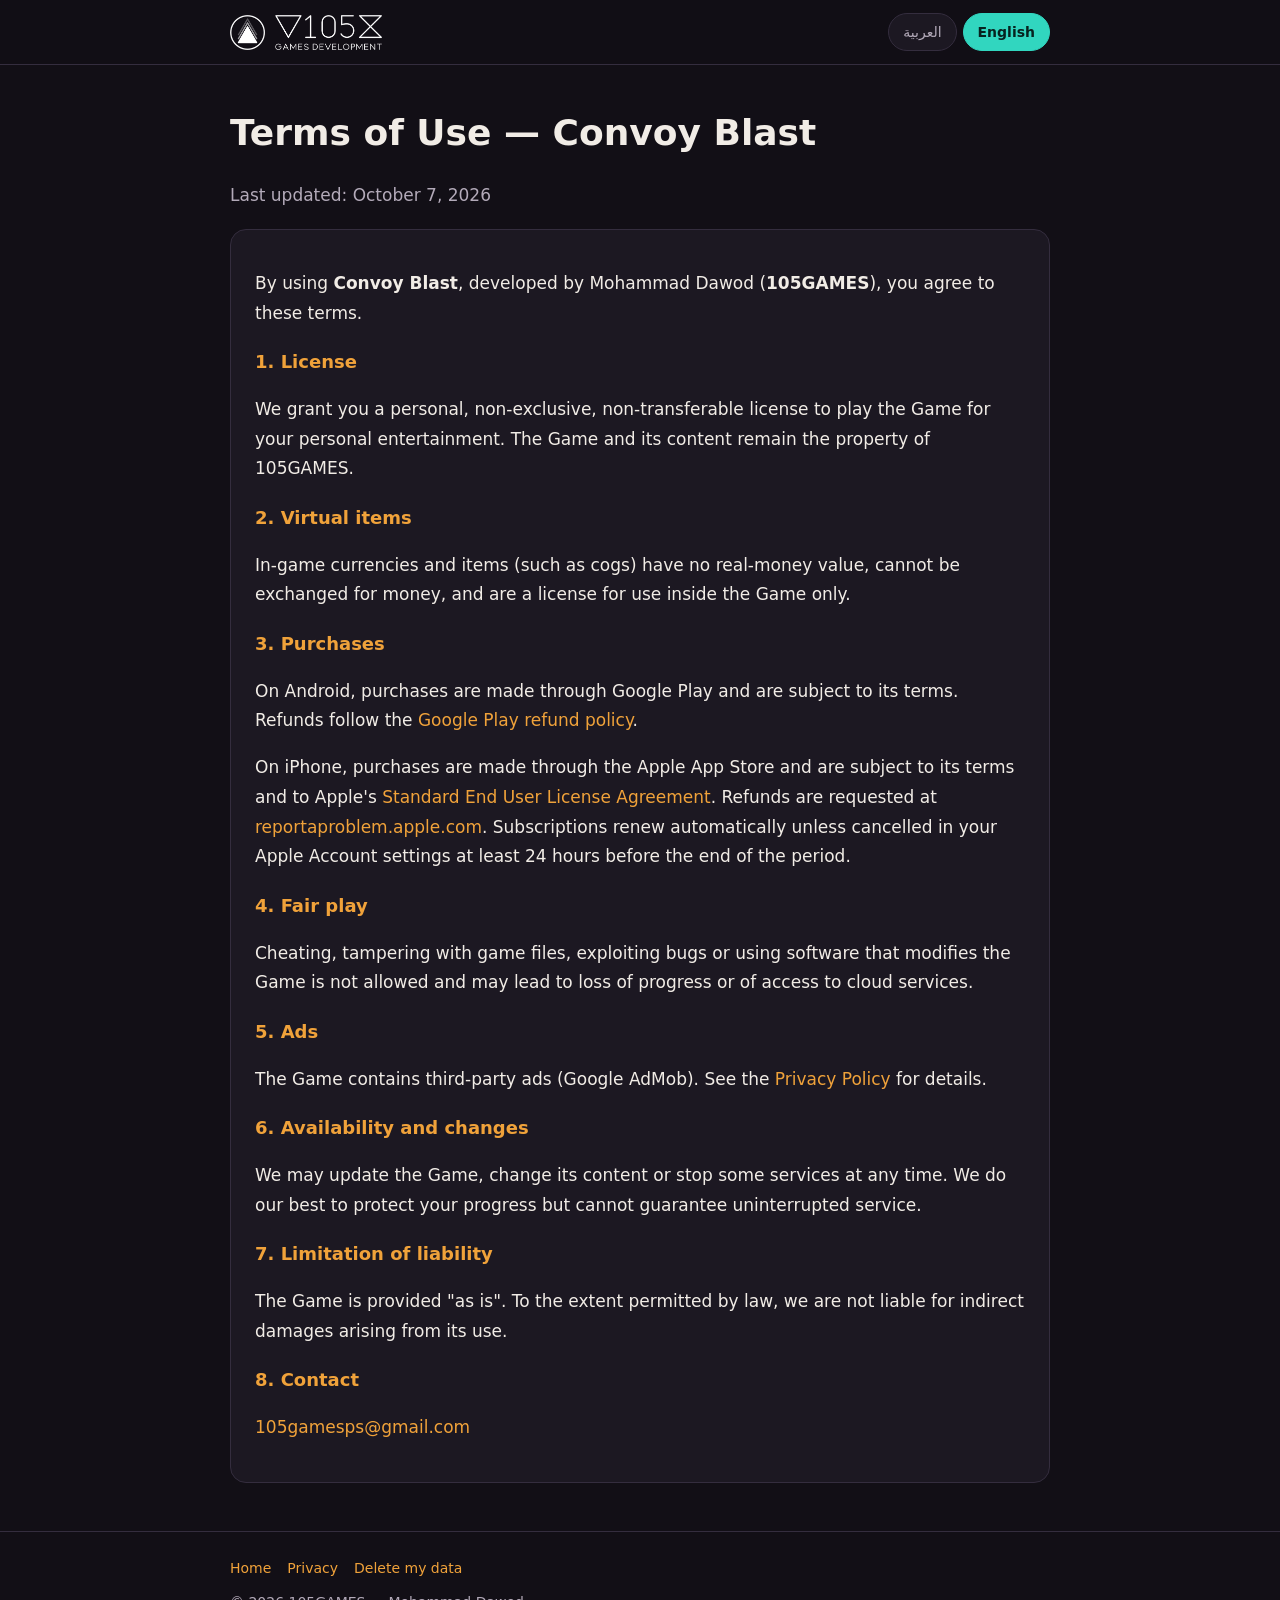
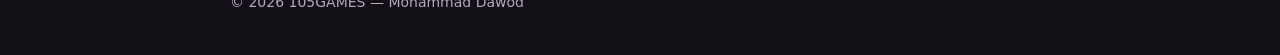
<file: convoy-blast/terms.html>
<!doctype html>
<html lang="ar" dir="rtl">
<head>
  <meta charset="utf-8">
  <meta name="viewport" content="width=device-width, initial-scale=1">
  <title>Convoy Blast — Terms of Use | 105GAMES</title>
  <link rel="icon" type="image/png" href="../assets/favicon.png">
  <link rel="stylesheet" href="../style.css">
  <script src="../lang.js"></script>
</head>
<body>
  <header class="top">
    <div class="wrap">
      <a class="brand" href="../"><img class="logo" src="../assets/105g_logo.png" alt="105GAMES" width="150" height="35"></a>
      <div class="lang"><button type="button" data-lang="ar">العربية</button><button type="button" data-lang="en">English</button></div>
    </div>
  </header>

  <main class="wrap doc">
    <div class="ar">
      <h1>شروط الاستخدام — Convoy Blast</h1>
      <p class="meta">آخر تحديث: 7 أكتوبر 2026</p>
      <div class="card">
        <p>باستخدامك لعبة <strong>Convoy Blast</strong> التي يطوّرها محمد داود (<strong>105GAMES</strong>) فإنك توافق على هذه الشروط.</p>
        <h3>١. الترخيص</h3>
        <p>نمنحك ترخيصاً شخصياً غير حصري وغير قابل للنقل لتلعب اللعبة لأغراض ترفيهية شخصية. تبقى اللعبة ومحتواها ملكاً لـ 105GAMES.</p>
        <h3>٢. العناصر الافتراضية</h3>
        <p>العملات والعناصر داخل اللعبة (مثل التروس) ليس لها قيمة نقدية حقيقية، ولا يمكن استبدالها بمال، وهي ترخيص للاستخدام داخل اللعبة فقط.</p>
        <h3>٣. المشتريات</h3>
        <p>على أندرويد، تتم المشتريات عبر Google Play وتخضع لشروطه. طلبات الاسترداد تتم حسب <a href="https://support.google.com/googleplay/answer/2479637" rel="noopener" target="_blank">سياسة الاسترداد في Google Play</a>.</p>
        <p>على آيفون، تتم المشتريات عبر Apple App Store وتخضع لشروطه ولـ<a href="https://www.apple.com/legal/internet-services/itunes/dev/stdeula/" rel="noopener" target="_blank">اتفاقية ترخيص المستخدم النهائي القياسية من Apple</a>. طلبات الاسترداد تتم عبر <a href="https://reportaproblem.apple.com/" rel="noopener" target="_blank">reportaproblem.apple.com</a>. الاشتراكات تتجدد تلقائياً ما لم تُلغَ من إعدادات حساب Apple قبل نهاية المدة بـ 24 ساعة على الأقل.</p>
        <h3>٤. السلوك المقبول</h3>
        <p>يُمنع الغش أو التلاعب بملفات اللعبة أو استغلال الأخطاء أو استخدام برامج تعدّل اللعبة. قد يؤدي ذلك إلى فقدان التقدّم أو منع الوصول للخدمات السحابية.</p>
        <h3>٥. الإعلانات</h3>
        <p>تحتوي اللعبة على إعلانات من طرف ثالث (Google AdMob). راجع <a href="privacy.html">سياسة الخصوصية</a> لمعرفة التفاصيل.</p>
        <h3>٦. التوفّر والتغييرات</h3>
        <p>قد نحدّث اللعبة أو نغيّر محتواها أو نوقف بعض الخدمات في أي وقت. نبذل جهدنا لحماية تقدّمك، لكن لا نضمن أن تعمل الخدمة دون انقطاع.</p>
        <h3>٧. حدود المسؤولية</h3>
        <p>تُقدَّم اللعبة «كما هي». إلى الحد الذي يسمح به القانون، لا نتحمّل مسؤولية أي أضرار غير مباشرة ناتجة عن استخدامها.</p>
        <h3>٨. التواصل</h3>
        <p><a href="mailto:105gamesps@gmail.com">105gamesps@gmail.com</a></p>
      </div>
    </div>

    <div class="en">
      <h1>Terms of Use — Convoy Blast</h1>
      <p class="meta">Last updated: October 7, 2026</p>
      <div class="card">
        <p>By using <strong>Convoy Blast</strong>, developed by Mohammad Dawod (<strong>105GAMES</strong>), you agree to these terms.</p>
        <h3>1. License</h3>
        <p>We grant you a personal, non-exclusive, non-transferable license to play the Game for your personal entertainment. The Game and its content remain the property of 105GAMES.</p>
        <h3>2. Virtual items</h3>
        <p>In-game currencies and items (such as cogs) have no real-money value, cannot be exchanged for money, and are a license for use inside the Game only.</p>
        <h3>3. Purchases</h3>
        <p>On Android, purchases are made through Google Play and are subject to its terms. Refunds follow the <a href="https://support.google.com/googleplay/answer/2479637" rel="noopener" target="_blank">Google Play refund policy</a>.</p>
        <p>On iPhone, purchases are made through the Apple App Store and are subject to its terms and to Apple's <a href="https://www.apple.com/legal/internet-services/itunes/dev/stdeula/" rel="noopener" target="_blank">Standard End User License Agreement</a>. Refunds are requested at <a href="https://reportaproblem.apple.com/" rel="noopener" target="_blank">reportaproblem.apple.com</a>. Subscriptions renew automatically unless cancelled in your Apple Account settings at least 24 hours before the end of the period.</p>
        <h3>4. Fair play</h3>
        <p>Cheating, tampering with game files, exploiting bugs or using software that modifies the Game is not allowed and may lead to loss of progress or of access to cloud services.</p>
        <h3>5. Ads</h3>
        <p>The Game contains third-party ads (Google AdMob). See the <a href="privacy.html">Privacy Policy</a> for details.</p>
        <h3>6. Availability and changes</h3>
        <p>We may update the Game, change its content or stop some services at any time. We do our best to protect your progress but cannot guarantee uninterrupted service.</p>
        <h3>7. Limitation of liability</h3>
        <p>The Game is provided "as is". To the extent permitted by law, we are not liable for indirect damages arising from its use.</p>
        <h3>8. Contact</h3>
        <p><a href="mailto:105gamesps@gmail.com">105gamesps@gmail.com</a></p>
      </div>
    </div>
  </main>

  <footer>
    <div class="wrap">
      <div class="links">
        <a href="../"><span class="ar">الرئيسية</span><span class="en">Home</span></a>
        <a href="privacy.html"><span class="ar">سياسة الخصوصية</span><span class="en">Privacy</span></a>
        <a href="delete-data.html"><span class="ar">حذف البيانات</span><span class="en">Delete my data</span></a>
      </div>
      © 2026 105GAMES — Mohammad Dawod
    </div>
  </footer>
</body>
</html>
</file>
<file: style.css>
:root {
  --bg: #120f16;
  --panel: #1c1822;
  --panel-2: #241f2c;
  --line: #342d3e;
  --text: #f1ece6;
  --muted: #b3aab9;
  --accent: #f0a23a;
  --accent-deep: #c9761b;
  --teal: #31d6bf;
  --radius: 16px;
}

* { box-sizing: border-box; }

html { -webkit-text-size-adjust: 100%; }

body {
  margin: 0;
  background: var(--bg);
  color: var(--text);
  font-family: "Tajawal", "Noto Sans Arabic", "Segoe UI", system-ui, -apple-system, Roboto, Arial, sans-serif;
  font-size: 17px;
  line-height: 1.75;
}

/* one language at a time — the switch sets <html lang> */
html[lang="ar"] .en { display: none !important; }
html[lang="en"] .ar { display: none !important; }

a { color: var(--accent); text-decoration: none; }
a:hover { text-decoration: underline; }

.wrap { max-width: 860px; margin: 0 auto; padding: 0 20px; }

header.top {
  position: sticky; top: 0; z-index: 5;
  background: rgba(18, 15, 22, 0.92);
  backdrop-filter: blur(8px);
  border-bottom: 1px solid var(--line);
}
header.top .wrap { display: flex; align-items: center; justify-content: space-between; gap: 12px; min-height: 64px; }

.brand { display: flex; align-items: center; gap: 10px; color: var(--text); font-weight: 800; letter-spacing: 0.5px; }
.brand:hover { text-decoration: none; }
.brand .mark {
  display: inline-grid; place-items: center;
  width: 38px; height: 38px; border-radius: 10px;
  background: linear-gradient(160deg, var(--accent), var(--accent-deep));
  color: #1b1208; font-weight: 900; font-size: 15px;
}

.lang { display: flex; gap: 6px; }
.lang button {
  border: 1px solid var(--line); background: var(--panel); color: var(--muted);
  border-radius: 999px; padding: 6px 14px; font: inherit; font-size: 14px; cursor: pointer;
}
html[lang="ar"] .lang button[data-lang="ar"],
html[lang="en"] .lang button[data-lang="en"] { background: var(--teal); color: #07231f; border-color: var(--teal); font-weight: 700; }

.hero { padding: 56px 0 28px; }
.hero h1 { font-size: clamp(30px, 6vw, 46px); line-height: 1.2; margin: 0 0 10px; }
.hero p { color: var(--muted); margin: 0; font-size: 18px; }

.card {
  background: var(--panel);
  border: 1px solid var(--line);
  border-radius: var(--radius);
  padding: 22px 24px;
  margin: 18px 0;
}
.card h2 { margin: 0 0 8px; font-size: 22px; }
.card h3 { margin: 18px 0 6px; font-size: 18px; color: var(--accent); }
.card p, .card li { color: var(--text); }
.card .muted, .muted { color: var(--muted); }
.card ul { padding-inline-start: 22px; margin: 6px 0; }

.game {
  display: flex; gap: 18px; align-items: center;
}
.game .icon {
  flex: 0 0 72px; height: 72px; border-radius: 18px;
  background: linear-gradient(160deg, #f6b24d, #c9761b);
  display: grid; place-items: center; font-size: 34px;
}
.btns { display: flex; flex-wrap: wrap; gap: 10px; margin-top: 12px; }
.btn {
  display: inline-block; padding: 10px 18px; border-radius: 12px;
  background: var(--panel-2); border: 1px solid var(--line); color: var(--text); font-weight: 600;
}
.btn.primary { background: linear-gradient(180deg, #f6b24d, #e38f22); color: #1b1208; border-color: #c9761b; }
.btn:hover { text-decoration: none; filter: brightness(1.08); }

.social { display: flex; flex-wrap: wrap; gap: 10px; }
.social a {
  display: inline-flex; align-items: center; gap: 8px;
  padding: 10px 16px; border-radius: 12px; background: var(--panel-2); border: 1px solid var(--line); color: var(--text);
}
.social a:hover { text-decoration: none; border-color: var(--accent); }
.social svg { width: 20px; height: 20px; fill: currentColor; }

.doc h1 { font-size: clamp(26px, 5vw, 36px); margin: 36px 0 4px; }
.doc .meta { color: var(--muted); margin-bottom: 8px; }

table.data { width: 100%; border-collapse: collapse; margin: 10px 0; font-size: 15px; }
table.data th, table.data td { border: 1px solid var(--line); padding: 8px 10px; vertical-align: top; text-align: start; }
table.data th { background: var(--panel-2); }

footer {
  border-top: 1px solid var(--line); margin-top: 48px; padding: 24px 0 40px; color: var(--muted); font-size: 14px;
}
footer .links { display: flex; flex-wrap: wrap; gap: 16px; margin-bottom: 10px; }

@media (max-width: 560px) {
  body { font-size: 16px; }
  .card { padding: 18px; }
  .game { flex-direction: column; align-items: flex-start; }
  table.data { font-size: 14px; }
}

/* logos (2026-10-07): the studio logo replaces the text mark; the game icon replaces the truck emoji */
.brand img.logo { display: block; height: 35px; width: auto; }
.game .icon { overflow: hidden; background: none; }
.game .icon img { display: block; width: 100%; height: 100%; object-fit: cover; }
.hero .game-icon { display: block; width: 112px; height: 112px; border-radius: 26px; margin: 0 0 12px; box-shadow: 0 8px 24px rgba(0,0,0,.45); }
</file>
